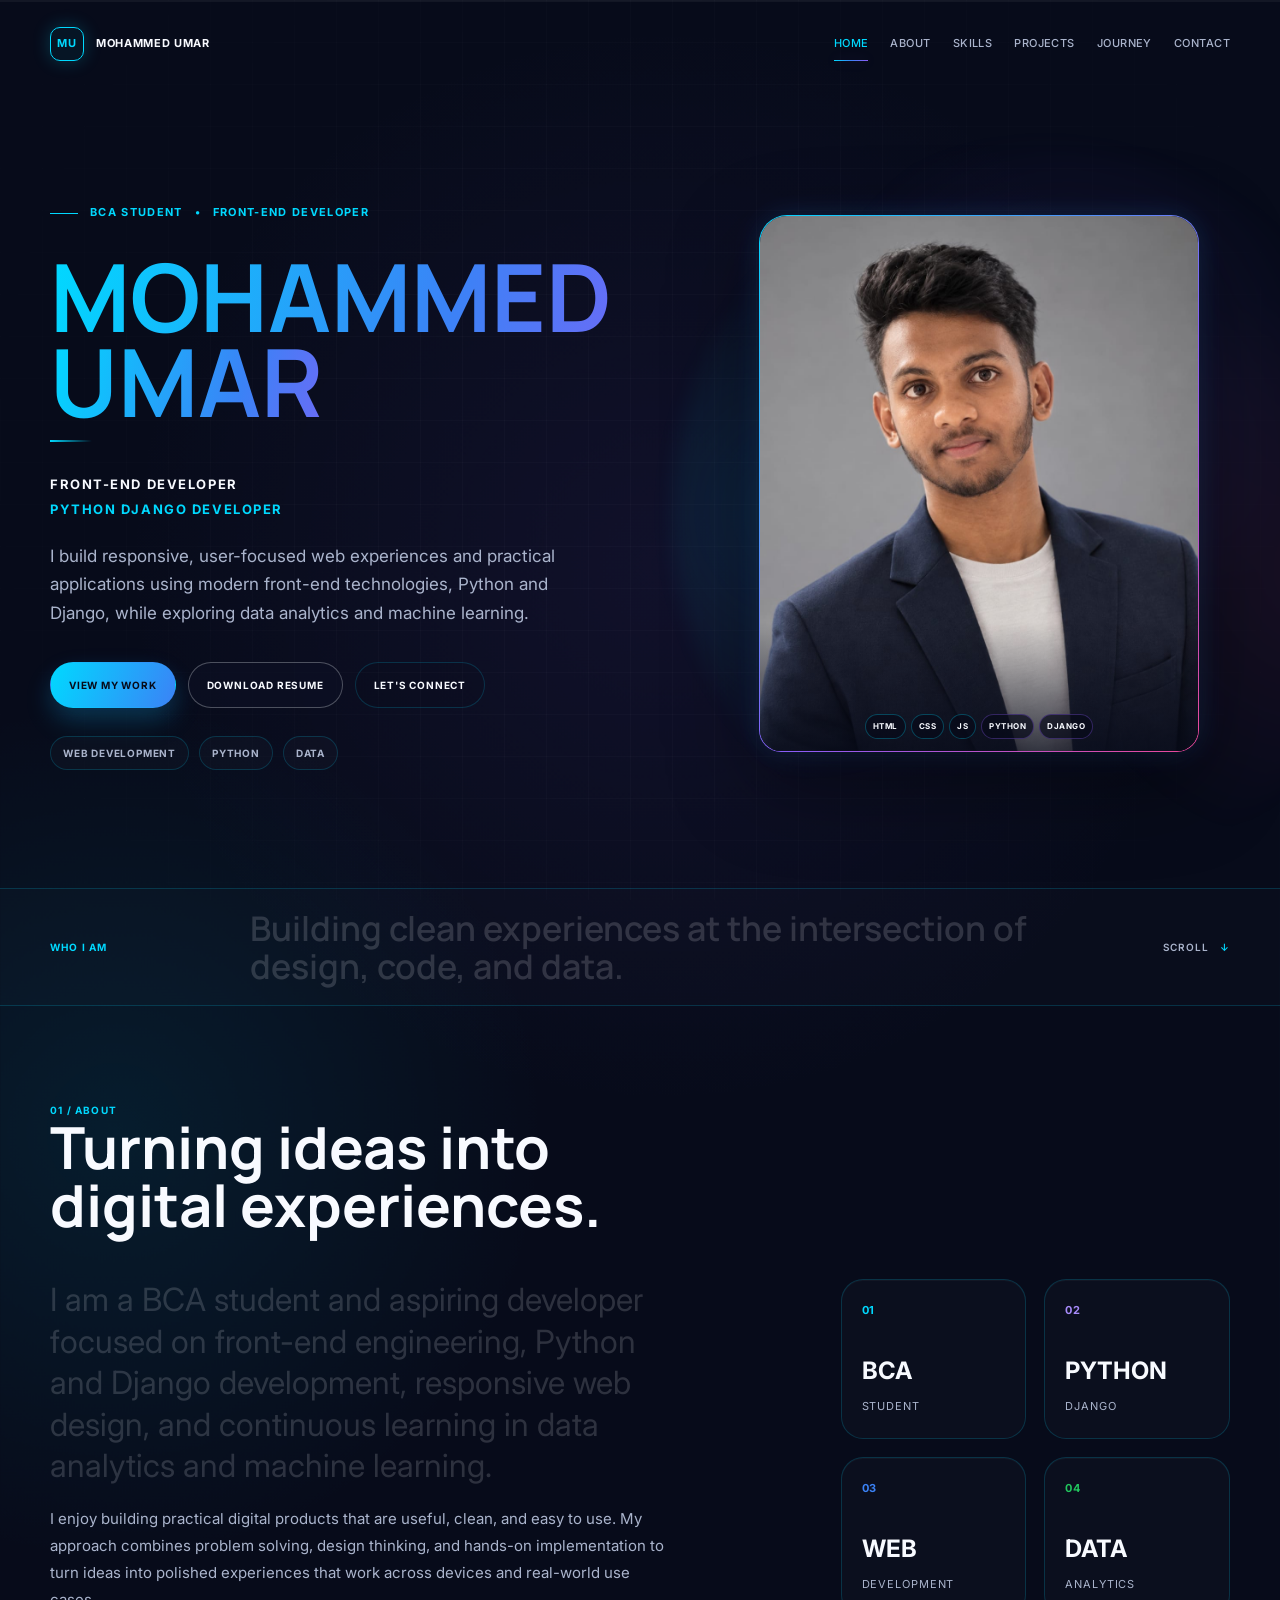
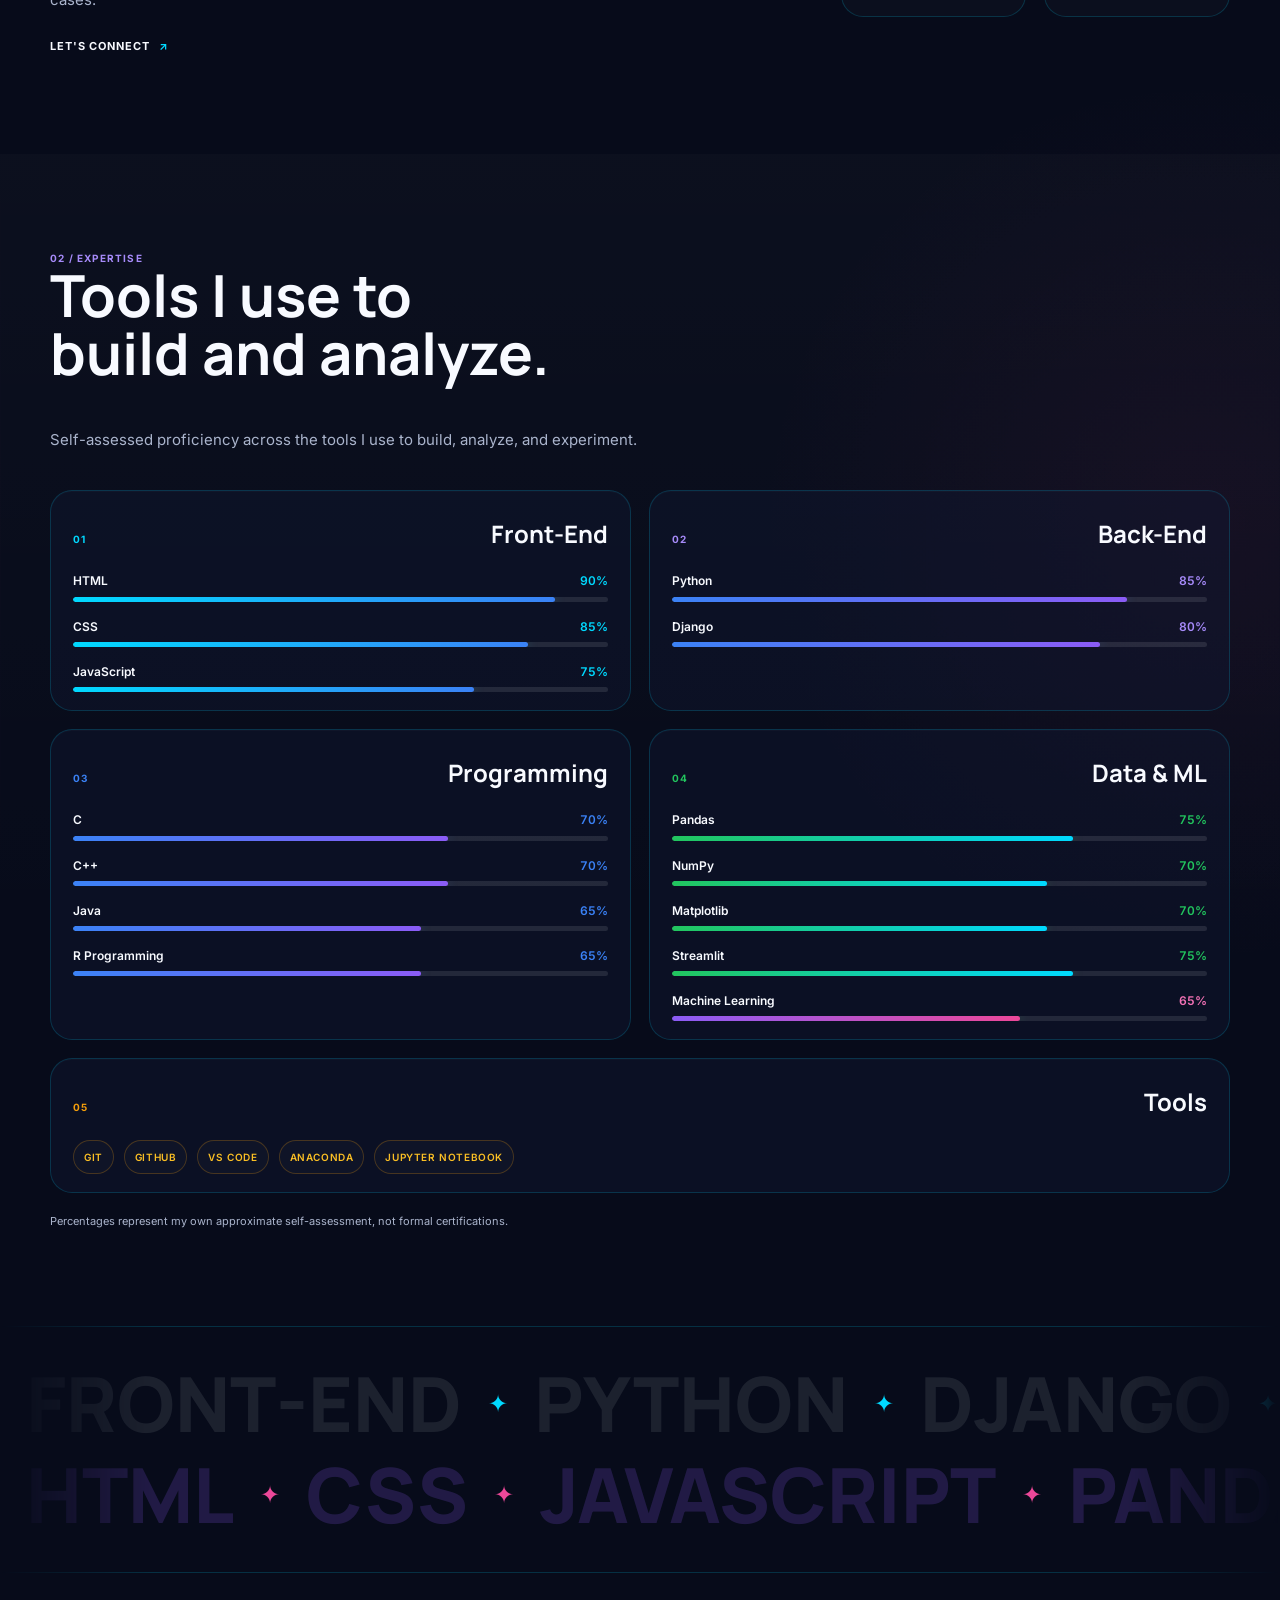
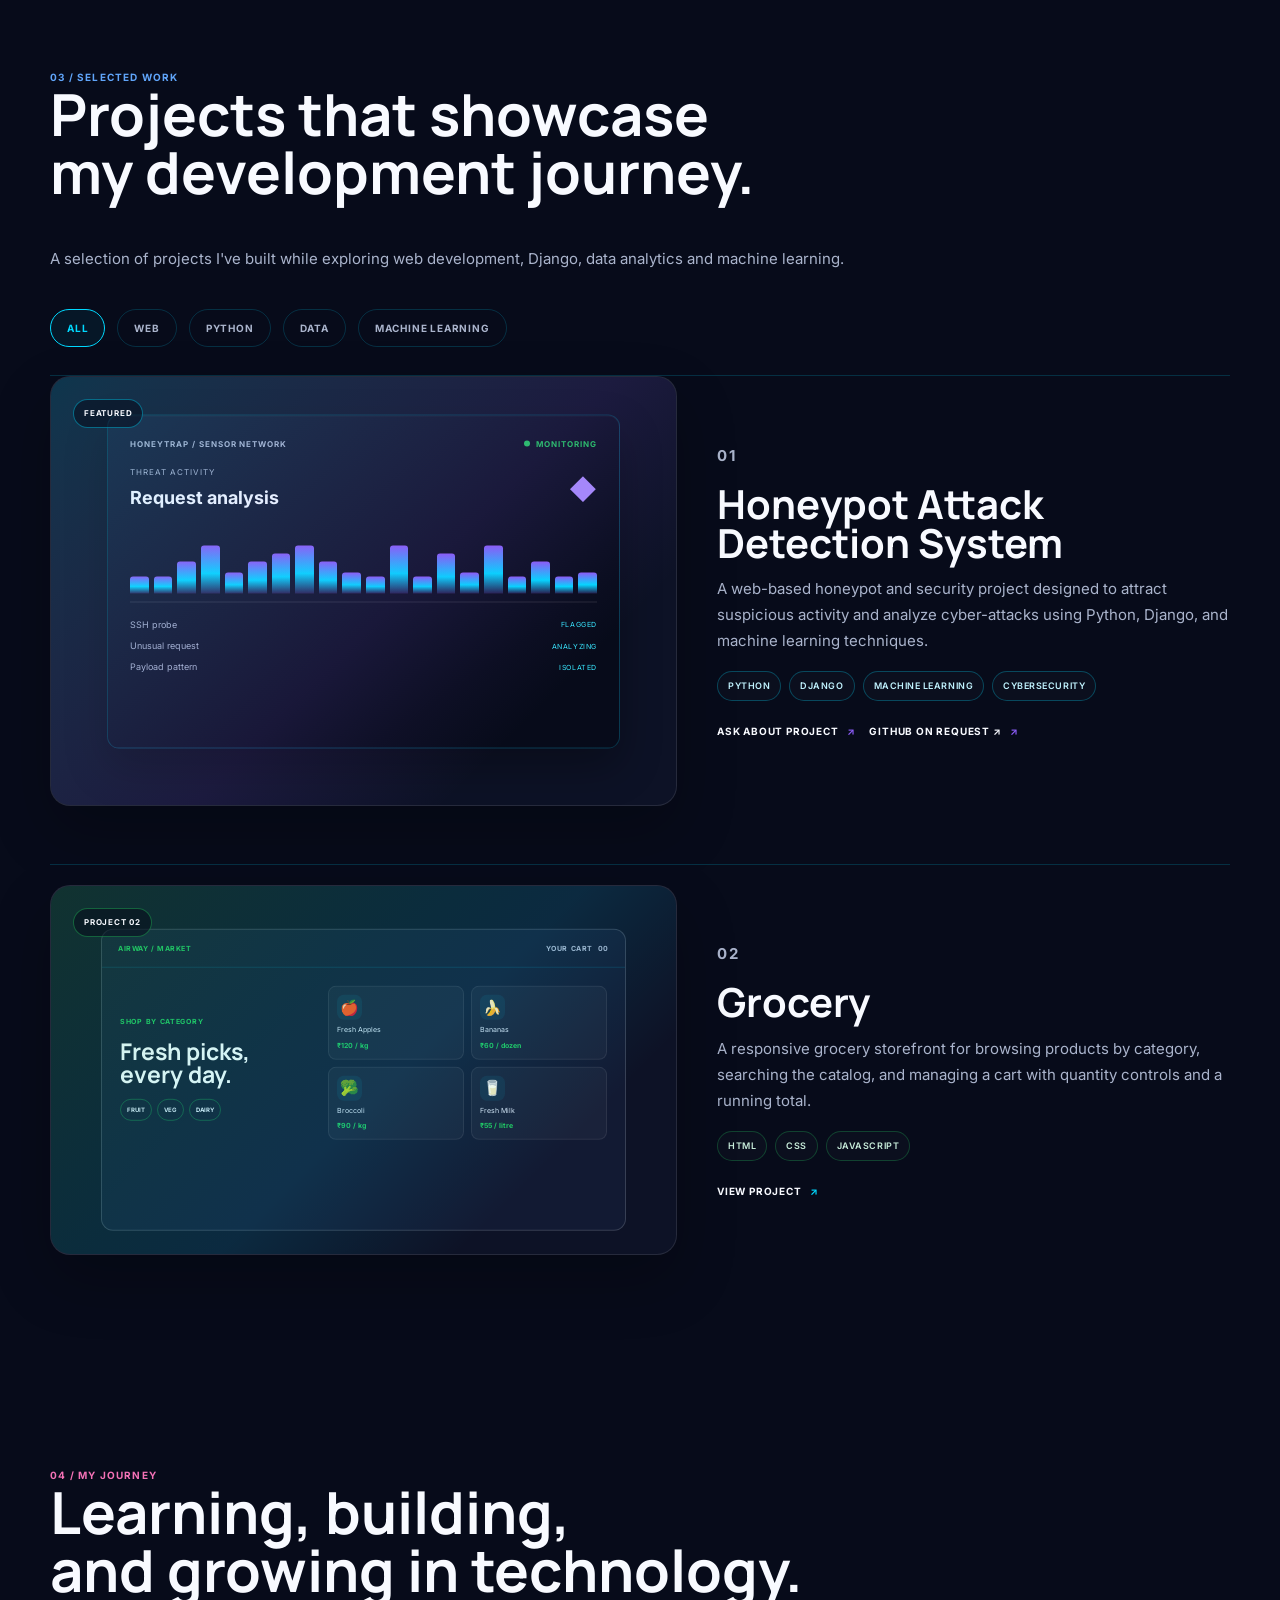
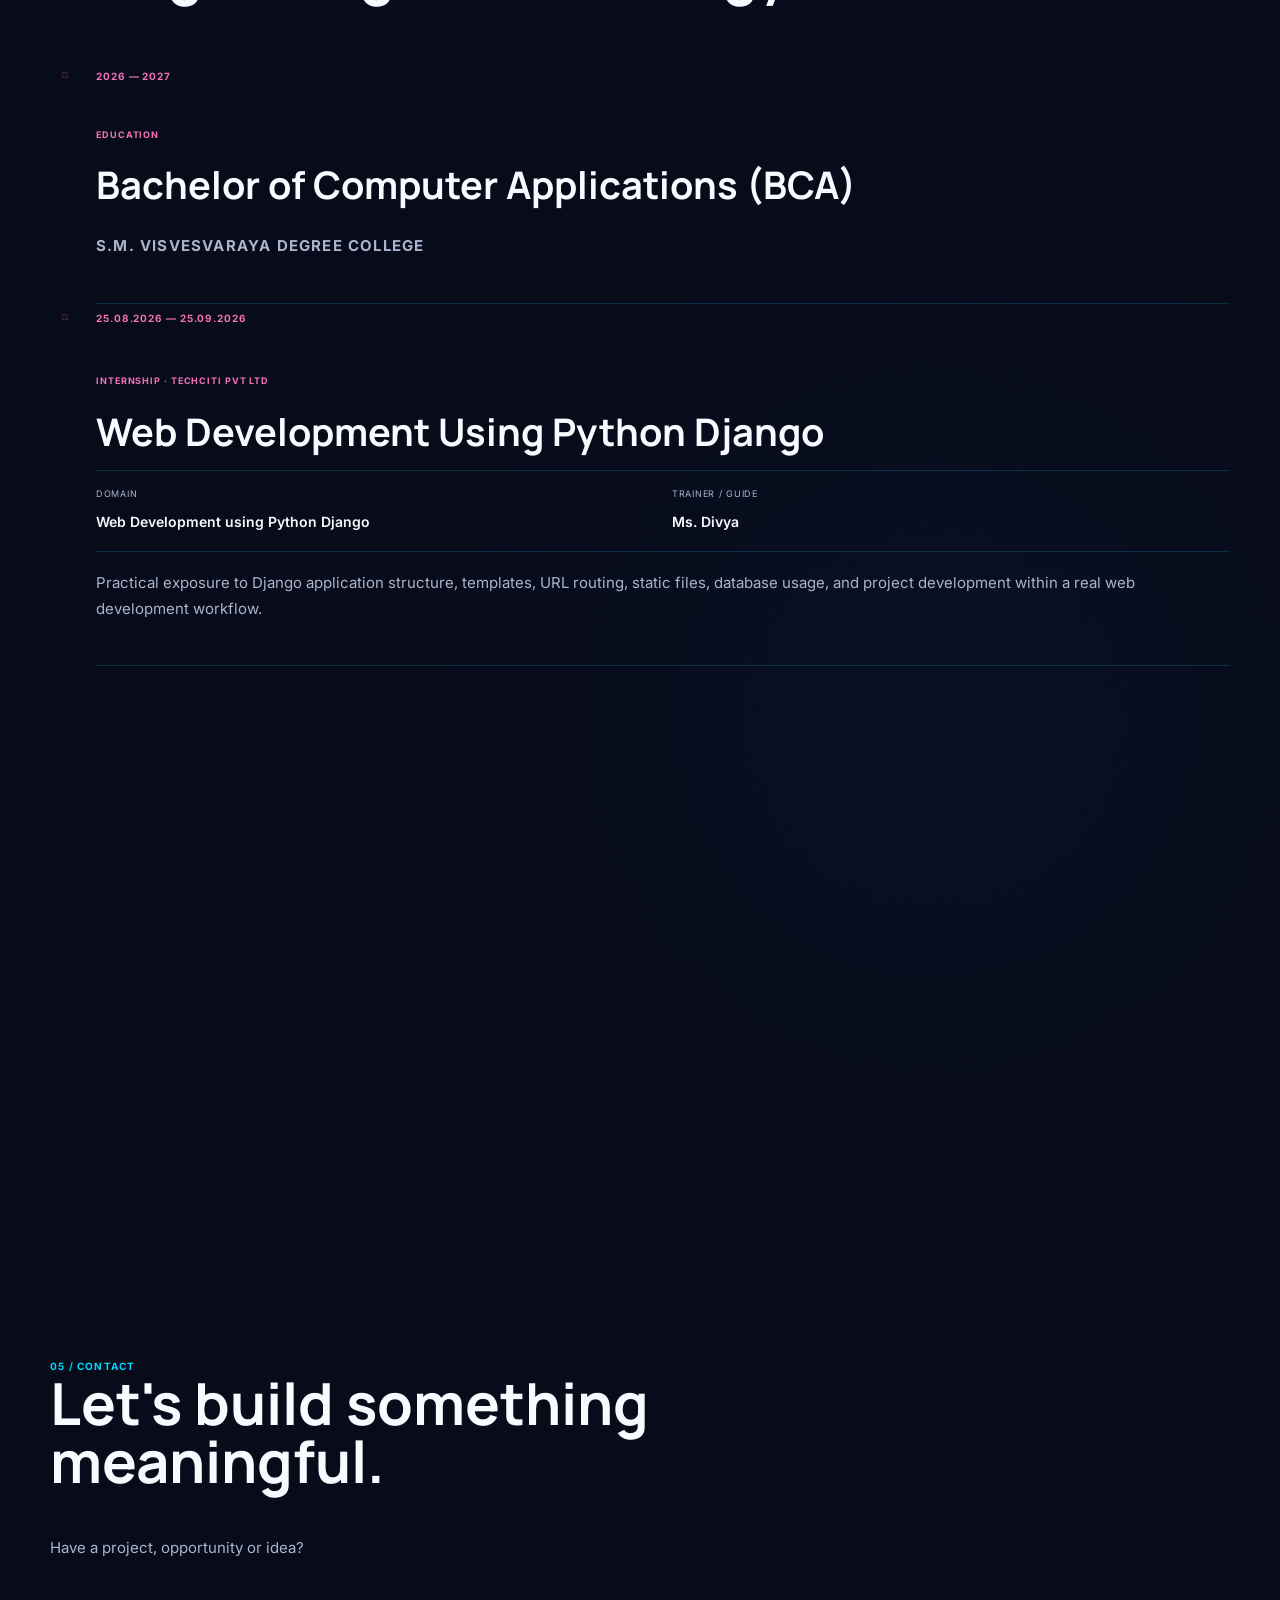
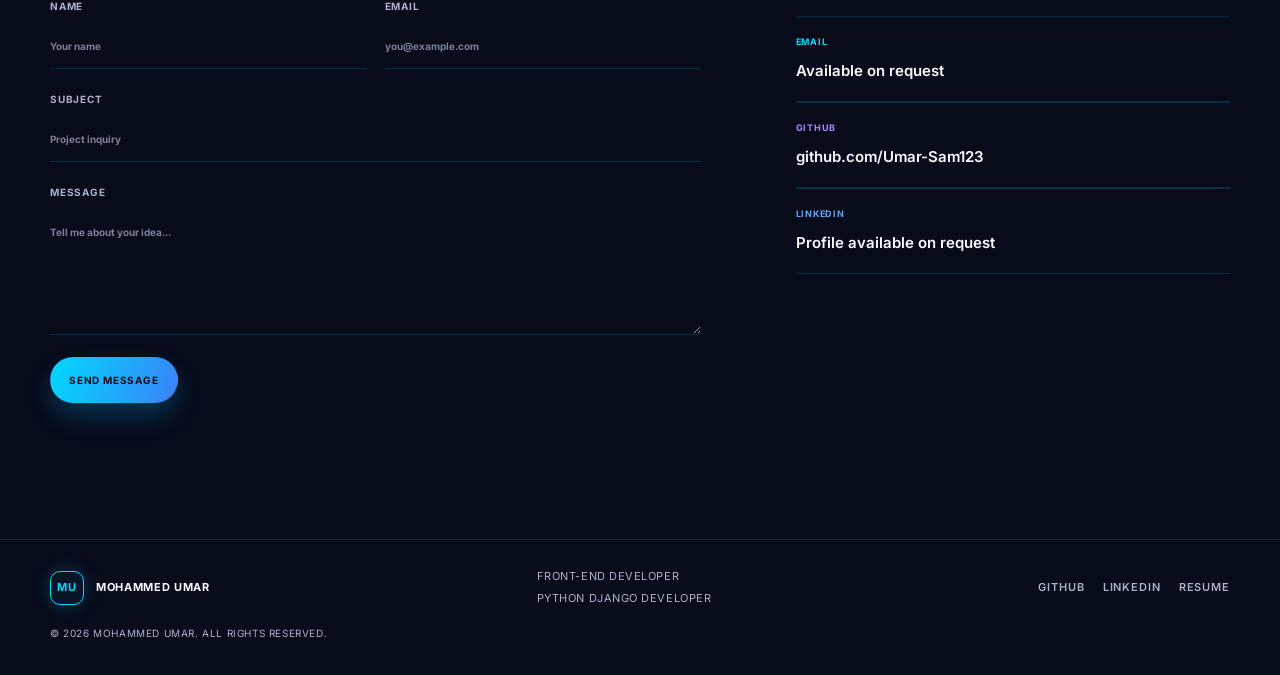
<file: index.html>
<!DOCTYPE html>
<html lang="en">
  <head>
    <meta charset="UTF-8" />
    <meta name="viewport" content="width=device-width, initial-scale=1.0" />
    <meta
      name="description"
      content="Mohammed Umar is a BCA student and Front-End Developer focused on Python Django, responsive web design, data analytics, and machine learning."
    />
    <meta name="author" content="Mohammed Umar" />
    <meta property="og:title" content="Mohammed Umar | Front-End & Python Django Developer" />
    <meta
      property="og:description"
      content="Portfolio of Mohammed Umar featuring web development, Django applications, data analytics, and machine learning projects."
    />
    <meta property="og:type" content="website" />
    <meta property="og:image" content="assets/og-preview.svg" />
    <title>Mohammed Umar | Front-End & Python Django Developer</title>
    <link rel="icon" type="image/svg+xml" href="assets/favicon.svg" />
    <link rel="preconnect" href="https://fonts.googleapis.com" />
    <link rel="preconnect" href="https://fonts.gstatic.com" crossorigin />
    <link
      href="https://fonts.googleapis.com/css2?family=Inter:wght@400;500;600;700;800&family=Manrope:wght@600;700;800&display=swap"
      rel="stylesheet"
    />
    <link rel="stylesheet" href="styles.css" />
    <script src="script.js" defer></script>
  </head>
  <body>
    <div class="scroll-progress" aria-hidden="true"><span></span></div>

    <header class="site-header">
      <div class="container nav-shell">
        <a class="brand" href="#home" aria-label="Mohammed Umar home">
          <span class="brand-mark">MU</span>
          <span class="brand-name">MOHAMMED UMAR</span>
        </a>

        <button
          class="menu-toggle"
          type="button"
          aria-expanded="false"
          aria-controls="site-nav"
          aria-label="Toggle navigation menu"
        >
          <span></span>
          <span></span>
          <span></span>
        </button>

        <nav class="site-nav" id="site-nav" aria-label="Primary navigation">
          <a class="nav-link is-active" href="#home">Home</a>
          <a class="nav-link" href="#about">About</a>
          <a class="nav-link" href="#skills">Skills</a>
          <a class="nav-link" href="#projects">Projects</a>
          <a class="nav-link" href="#journey">Journey</a>
          <a class="nav-link" href="#contact">Contact</a>
        </nav>
      </div>
    </header>

    <main>
      <section class="hero container" id="home" aria-labelledby="hero-title">
        <div class="hero-copy reveal">
          <p class="eyebrow hero-seq" style="--seq: 0"><span class="eyebrow-line"></span> BCA Student <span aria-hidden="true">•</span> Front-End Developer</p>
          <h1 id="hero-title" aria-label="Mohammed Umar">
            <span class="hero-name-line" aria-hidden="true">MOHAMMED</span>
            <span class="hero-name-line" aria-hidden="true">UMAR</span>
          </h1>

          <p class="hero-role hero-seq" style="--seq: 1">
            FRONT-END DEVELOPER<br />
            <span>PYTHON DJANGO DEVELOPER</span>
          </p>

          <p class="hero-lede hero-seq" style="--seq: 2">
            I build responsive, user-focused web experiences and practical applications using modern
            front-end technologies, Python and Django, while exploring data analytics and machine learning.
          </p>

          <div class="hero-actions hero-seq" style="--seq: 3">
            <a class="button button-primary" href="#projects">View My Work</a>
            <a class="button button-secondary" href="assets/Mohammed-Umar-Resume.pdf" target="_blank" rel="noopener">Download Resume</a>
            <a class="button button-ghost" href="#contact">Let's Connect</a>
          </div>

          <div class="hero-badges hero-seq" style="--seq: 4" aria-label="Core focus areas">
            <span>WEB DEVELOPMENT</span>
            <span>PYTHON</span>
            <span>DATA</span>
          </div>
        </div>

        <div class="hero-visual reveal reveal-delay" aria-label="Profile image">
          <div class="hero-glow"></div>
          <div class="photo-card">
            <div class="portrait-frame">
              <img src="assets/Umar.jpg" alt="Mohammed Umar portrait" />
              <div class="photo-stack" aria-label="Technologies: HTML, CSS, JavaScript, Python, Django">
                <span>HTML</span>
                <span>CSS</span>
                <span>JS</span>
                <span>PYTHON</span>
                <span>DJANGO</span>
              </div>
            </div>
          </div>
        </div>
      </section>

      <section class="intro-band" aria-label="Summary highlights">
        <div class="container intro-grid">
          <p class="section-kicker">WHO I AM</p>
          <p class="intro-statement">Building clean experiences at the intersection of design, code, and data.</p>
          <div class="scroll-cue">Scroll <span>↓</span></div>
        </div>
      </section>

      <section class="about section container" id="about" aria-labelledby="about-title">
        <div class="section-heading reveal">
          <p class="section-kicker">01 / ABOUT</p>
          <h2 id="about-title">Turning ideas into<br />digital experiences.</h2>
        </div>

        <div class="about-grid">
          <div class="about-copy reveal">
            <p class="lead">
              I am a BCA student and aspiring developer focused on front-end engineering, Python and
              Django development, responsive web design, and continuous learning in data analytics and machine learning.
            </p>
            <p>
              I enjoy building practical digital products that are useful, clean, and easy to use. My
              approach combines problem solving, design thinking, and hands-on implementation to turn ideas into polished experiences that work across devices and real-world use cases.
            </p>
            <a class="inline-link" href="#contact">Let's connect <span>↗</span></a>
          </div>

          <div class="about-pills reveal reveal-delay" aria-label="Core focus areas">
            <article class="pill">
              <span>01</span>
              <strong>BCA</strong>
              <small>Student</small>
            </article>
            <article class="pill">
              <span>02</span>
              <strong>PYTHON</strong>
              <small>Django</small>
            </article>
            <article class="pill">
              <span>03</span>
              <strong>WEB</strong>
              <small>Development</small>
            </article>
            <article class="pill">
              <span>04</span>
              <strong>DATA</strong>
              <small>Analytics</small>
            </article>
          </div>
        </div>
      </section>

      <section class="skills section" id="skills" aria-labelledby="skills-title">
        <div class="container">
          <div class="section-heading reveal">
            <p class="section-kicker">02 / EXPERTISE</p>
            <h2 id="skills-title">Tools I use to<br />build and analyze.</h2>
          </div>

          <p class="skills-subtitle reveal">Self-assessed proficiency across the tools I use to build, analyze, and experiment.</p>

          <div class="skills-grid">
            <article class="skill-card reveal">
              <div class="skill-head">
                <span>01</span>
                <h3>Front-End</h3>
              </div>
              <ul class="skill-list">
                <li class="skill-item"><div class="skill-label"><span>HTML</span><span class="skill-value">90%</span></div><div class="skill-track"><span class="skill-fill" style="--skill-level: 90%" data-value="90" role="progressbar" aria-label="HTML self-assessment" aria-valuemin="0" aria-valuemax="100" aria-valuenow="90"></span></div></li>
                <li class="skill-item"><div class="skill-label"><span>CSS</span><span class="skill-value">85%</span></div><div class="skill-track"><span class="skill-fill" style="--skill-level: 85%" data-value="85" role="progressbar" aria-label="CSS self-assessment" aria-valuemin="0" aria-valuemax="100" aria-valuenow="85"></span></div></li>
                <li class="skill-item"><div class="skill-label"><span>JavaScript</span><span class="skill-value">75%</span></div><div class="skill-track"><span class="skill-fill" style="--skill-level: 75%" data-value="75" role="progressbar" aria-label="JavaScript self-assessment" aria-valuemin="0" aria-valuemax="100" aria-valuenow="75"></span></div></li>
              </ul>
            </article>

            <article class="skill-card reveal reveal-delay">
              <div class="skill-head">
                <span>02</span>
                <h3>Back-End</h3>
              </div>
              <ul class="skill-list">
                <li class="skill-item"><div class="skill-label"><span>Python</span><span class="skill-value">85%</span></div><div class="skill-track"><span class="skill-fill" style="--skill-level: 85%" data-value="85" role="progressbar" aria-label="Python self-assessment" aria-valuemin="0" aria-valuemax="100" aria-valuenow="85"></span></div></li>
                <li class="skill-item"><div class="skill-label"><span>Django</span><span class="skill-value">80%</span></div><div class="skill-track"><span class="skill-fill" style="--skill-level: 80%" data-value="80" role="progressbar" aria-label="Django self-assessment" aria-valuemin="0" aria-valuemax="100" aria-valuenow="80"></span></div></li>
              </ul>
            </article>

            <article class="skill-card reveal">
              <div class="skill-head">
                <span>03</span>
                <h3>Programming</h3>
              </div>
              <ul class="skill-list">
                <li class="skill-item"><div class="skill-label"><span>C</span><span class="skill-value">70%</span></div><div class="skill-track"><span class="skill-fill" style="--skill-level: 70%" data-value="70" role="progressbar" aria-label="C self-assessment" aria-valuemin="0" aria-valuemax="100" aria-valuenow="70"></span></div></li>
                <li class="skill-item"><div class="skill-label"><span>C++</span><span class="skill-value">70%</span></div><div class="skill-track"><span class="skill-fill" style="--skill-level: 70%" data-value="70" role="progressbar" aria-label="C plus plus self-assessment" aria-valuemin="0" aria-valuemax="100" aria-valuenow="70"></span></div></li>
                <li class="skill-item"><div class="skill-label"><span>Java</span><span class="skill-value">65%</span></div><div class="skill-track"><span class="skill-fill" style="--skill-level: 65%" data-value="65" role="progressbar" aria-label="Java self-assessment" aria-valuemin="0" aria-valuemax="100" aria-valuenow="65"></span></div></li>
                <li class="skill-item"><div class="skill-label"><span>R Programming</span><span class="skill-value">65%</span></div><div class="skill-track"><span class="skill-fill" style="--skill-level: 65%" data-value="65" role="progressbar" aria-label="R Programming self-assessment" aria-valuemin="0" aria-valuemax="100" aria-valuenow="65"></span></div></li>
              </ul>
            </article>

            <article class="skill-card reveal reveal-delay">
              <div class="skill-head">
                <span>04</span>
                <h3>Data &amp; ML</h3>
              </div>
              <ul class="skill-list">
                <li class="skill-item"><div class="skill-label"><span>Pandas</span><span class="skill-value">75%</span></div><div class="skill-track"><span class="skill-fill" style="--skill-level: 75%" data-value="75" role="progressbar" aria-label="Pandas self-assessment" aria-valuemin="0" aria-valuemax="100" aria-valuenow="75"></span></div></li>
                <li class="skill-item"><div class="skill-label"><span>NumPy</span><span class="skill-value">70%</span></div><div class="skill-track"><span class="skill-fill" style="--skill-level: 70%" data-value="70" role="progressbar" aria-label="NumPy self-assessment" aria-valuemin="0" aria-valuemax="100" aria-valuenow="70"></span></div></li>
                <li class="skill-item"><div class="skill-label"><span>Matplotlib</span><span class="skill-value">70%</span></div><div class="skill-track"><span class="skill-fill" style="--skill-level: 70%" data-value="70" role="progressbar" aria-label="Matplotlib self-assessment" aria-valuemin="0" aria-valuemax="100" aria-valuenow="70"></span></div></li>
                <li class="skill-item"><div class="skill-label"><span>Streamlit</span><span class="skill-value">75%</span></div><div class="skill-track"><span class="skill-fill" style="--skill-level: 75%" data-value="75" role="progressbar" aria-label="Streamlit self-assessment" aria-valuemin="0" aria-valuemax="100" aria-valuenow="75"></span></div></li>
                <li class="skill-item"><div class="skill-label"><span>Machine Learning</span><span class="skill-value">65%</span></div><div class="skill-track"><span class="skill-fill" style="--skill-level: 65%" data-value="65" role="progressbar" aria-label="Machine Learning self-assessment" aria-valuemin="0" aria-valuemax="100" aria-valuenow="65"></span></div></li>
              </ul>
            </article>

            <article class="skill-card skill-card-wide reveal">
              <div class="skill-head">
                <span>05</span>
                <h3>Tools</h3>
              </div>
              <ul class="tool-list">
                <li>Git</li>
                <li>GitHub</li>
                <li>VS Code</li>
                <li>Anaconda</li>
                <li>Jupyter Notebook</li>
              </ul>
            </article>
          </div>
          <p class="skills-note">Percentages represent my own approximate self-assessment, not formal certifications.</p>
        </div>
      </section>

      <div class="marquee" aria-hidden="true">
        <div class="marquee-row">
          <span>Front-End</span><i>&#10022;</i>
          <span>Python</span><i>&#10022;</i>
          <span>Django</span><i>&#10022;</i>
          <span>Data Analytics</span><i>&#10022;</i>
          <span>Machine Learning</span><i>&#10022;</i>
          <span>Responsive Design</span><i>&#10022;</i>
        </div>
        <div class="marquee-row marquee-row-alt">
          <span>HTML</span><i>&#10022;</i>
          <span>CSS</span><i>&#10022;</i>
          <span>JavaScript</span><i>&#10022;</i>
          <span>Pandas</span><i>&#10022;</i>
          <span>NumPy</span><i>&#10022;</i>
          <span>Streamlit</span><i>&#10022;</i>
          <span>Git</span><i>&#10022;</i>
        </div>
      </div>

      <section class="projects section container" id="projects" aria-labelledby="projects-title">
        <div class="section-heading reveal">
          <p class="section-kicker">03 / SELECTED WORK</p>
          <h2 id="projects-title">Projects that showcase<br />my development journey.</h2>
        </div>

        <p class="projects-subtitle reveal">A selection of projects I've built while exploring web development, Django, data analytics and machine learning.</p>

        <div class="project-filters reveal" aria-label="Project filters">
          <button class="filter-button is-active" type="button" data-filter="all" aria-pressed="true">All</button>
          <button class="filter-button" type="button" data-filter="web" aria-pressed="false">Web</button>
          <button class="filter-button" type="button" data-filter="python" aria-pressed="false">Python</button>
          <button class="filter-button" type="button" data-filter="data" aria-pressed="false">Data</button>
          <button class="filter-button" type="button" data-filter="machine-learning" aria-pressed="false">Machine Learning</button>
        </div>

        <div class="project-list">
          <article class="project-card featured reveal" data-category="python machine-learning web">
            <div class="project-visual visual-honeypot" aria-label="Honeypot Attack Detection System visual mockup">
              <span class="project-tag">FEATURED</span>
              <div class="security-preview" role="img" aria-label="Illustrative honeypot threat monitoring dashboard">
                <div class="security-topline"><span>HONEYTRAP / SENSOR NETWORK</span><span class="live-indicator">MONITORING</span></div>
                <div class="security-title"><div><small>THREAT ACTIVITY</small><strong>Request analysis</strong></div><span class="shield-mark" aria-hidden="true">&#9670;</span></div>
                <div class="security-chart" aria-hidden="true"><i></i><i></i><i></i><i></i><i></i><i></i><i></i><i></i><i></i><i></i><i></i><i></i><i></i><i></i><i></i><i></i><i></i><i></i><i></i><i></i></div>
                <div class="security-rows"><span>SSH probe <i>FLAGGED</i></span><span>Unusual request <i>ANALYZING</i></span><span>Payload pattern <i>ISOLATED</i></span></div>
              </div>
              <a class="project-overlay" href="#contact">ASK ABOUT PROJECT <span aria-hidden="true">&#8599;</span></a>
            </div>

            <div class="project-copy">
              <p class="project-number">01</p>
              <h3>Honeypot Attack Detection System</h3>
              <p>
                A web-based honeypot and security project designed to attract suspicious activity and analyze cyber-attacks using Python, Django, and machine learning techniques.
              </p>
              <div class="chip-list">
                <span>Python</span>
                <span>Django</span>
                <span>Machine Learning</span>
                <span>Cybersecurity</span>
              </div>
              <div class="project-links">
                <a href="#contact">Ask about project <span>↗</span></a>
               <a href="https://github.com/Umar-Sam123/HONEYPOT-DETECTION-" target="_blank">
    GITHUB ON REQUEST ↗
 <span>↗</span></a>
              </div>
            </div>
          </article>

          <article class="project-card reveal" data-category="web">
            <div class="project-visual visual-grocery" aria-label="Grocery storefront visual preview">
              <span class="project-tag">PROJECT 02</span>
              <div class="grocery-preview" role="img" aria-label="Illustrative grocery storefront with product categories and prices">
                <div class="grocery-preview-bar"><span class="grocery-preview-brand">AIRWAY / MARKET</span><span>YOUR CART&nbsp; 00</span></div>
                <div class="grocery-preview-body">
                  <div class="grocery-preview-copy">
                    <small>SHOP BY CATEGORY</small>
                    <strong>Fresh picks,<br />every day.</strong>
                    <div class="grocery-category-row"><span>FRUIT</span><span>VEG</span><span>DAIRY</span></div>
                  </div>
                  <div class="grocery-product-grid" aria-hidden="true">
                    <div class="grocery-mini-product"><span class="grocery-product-icon">&#127822;</span><small>Fresh Apples</small><b>₹120 / kg</b></div>
                    <div class="grocery-mini-product"><span class="grocery-product-icon">&#127820;</span><small>Bananas</small><b>₹60 / dozen</b></div>
                    <div class="grocery-mini-product"><span class="grocery-product-icon">&#129382;</span><small>Broccoli</small><b>₹90 / kg</b></div>
                    <div class="grocery-mini-product"><span class="grocery-product-icon">&#129371;</span><small>Fresh Milk</small><b>₹55 / litre</b></div>
                  </div>
                </div>
              </div>
              <a class="project-overlay" href="./GROCERY/index.html" target="_blank" rel="noopener">VIEW PROJECT <span aria-hidden="true">&#8599;</span></a>
            </div>

            <div class="project-copy">
              <p class="project-number">02</p>
              <h3>Grocery</h3>
              <p>
                A responsive grocery storefront for browsing products by category, searching the catalog, and managing a cart with quantity controls and a running total.
              </p>
              <div class="chip-list">
                <span>HTML</span>
                <span>CSS</span>
                <span>JavaScript</span>
              </div>
              <div class="project-links">
                <a href="./GROCERY/index.html" target="_blank" rel="noopener">View project <span>↗</span></a>
              </div>
            </div>
          </article>
        </div>
      </section>

      <section class="journey section" id="journey" aria-labelledby="journey-title">
        <div class="container">
          <div class="section-heading reveal">
            <p class="section-kicker">04 / MY JOURNEY</p>
            <h2 id="journey-title">Learning, building,<br />and growing in technology.</h2>
          </div>

          <div class="timeline reveal">
            <div class="timeline-line" aria-hidden="true"></div>
            <article class="timeline-item">
              <div class="timeline-date">2026 — 2027</div>
              <div class="timeline-content">
                <span class="timeline-label">Education</span>
                <h3>Bachelor of Computer Applications (BCA)</h3>
                <p class="timeline-role">S.M. Visvesvaraya Degree College</p>
              </div>
            </article>

            <article class="timeline-item">
              <div class="timeline-date">25.08.2026 — 25.09.2026</div>
              <div class="timeline-content">
                <span class="timeline-label">Internship · TechCiti Pvt Ltd</span>
                <h3>Web Development Using Python Django</h3>
                <div class="timeline-meta">
                  <div><small>Domain</small><strong>Web Development using Python Django</strong></div>
                  <div><small>Trainer / Guide</small><strong>Ms. Divya</strong></div>
                </div>
                <p>Practical exposure to Django application structure, templates, URL routing, static files, database usage, and project development within a real web development workflow.</p>
              </div>
            </article>
          </div>

          <div class="journey-focus reveal reveal-delay">
            <p class="section-kicker">Currently exploring</p>
            <div class="focus-tags">
              <span>Advanced Python</span>
              <span>Django Development</span>
              <span>Data Analytics</span>
              <span>Machine Learning</span>
              <span>Modern Front-End Development</span>
            </div>
          </div>
        </div>
      </section>

      <section class="resume-cta" aria-labelledby="resume-title">
        <div class="container resume-inner reveal">
          <div>
            <p class="section-kicker">Resume</p>
            <h2 id="resume-title">LET'S BUILD<br />SOMETHING MEANINGFUL.</h2>
            <p>Interested in working together or discussing a project?</p>
          </div>
          <div class="cta-actions">
            <a class="button button-primary" href="assets/Mohammed-Umar-Resume.pdf" target="_blank" rel="noopener">Download Resume</a>
            <a class="button button-ghost" href="#contact">Contact Me</a>
          </div>
        </div>
      </section>

      <section class="contact section container" id="contact" aria-labelledby="contact-title">
        <div class="section-heading reveal">
          <p class="section-kicker">05 / CONTACT</p>
          <h2 id="contact-title">Let's build something<br />meaningful.</h2>
        </div>

        <p class="contact-intro reveal">Have a project, opportunity or idea?</p>

        <div class="contact-grid">
          <form class="contact-form reveal" aria-label="Contact form" action="https://formspree.io/f/xyezbbar" method="POST">
            <div class="form-row">
              <label>
                Name
                <input type="text" name="name" placeholder="Your name" minlength="8" required />
              </label>
              <label>
                Email
                <input type="email" name="email" placeholder="you@example.com" required />
              </label>
            </div>

            <label>
              Subject
              <input type="text" name="subject" placeholder="Project inquiry" minlength="15" required />
            </label>

            <label>
              Message
              <textarea name="message" rows="6" placeholder="Tell me about your idea..." maxlength="200" required></textarea>
            </label>

            <button class="button button-primary" type="submit">Send Message</button>
            <p class="form-status" role="status" aria-live="polite"></p>
          </form>

          <aside class="contact-side reveal reveal-delay">
            <div class="contact-links">
              <a href="#contact">
                <span>Email</span>
                <strong>Available on request</strong>
              </a>
              <a href="https://github.com/Umar-Sam123" target="_blank" rel="noopener noreferrer">
                <span>GitHub</span>
                <strong>github.com/Umar-Sam123</strong>
              </a>
              <a href="#contact">
                <span>LinkedIn</span>
                <strong>Profile available on request</strong>
              </a>
            </div>
          </aside>
        </div>
      </section>
    </main>

    <footer class="site-footer">
      <div class="container footer-inner">
        <a class="brand" href="#home" aria-label="Mohammed Umar home">
          <span class="brand-mark">MU</span>
          <span class="brand-name">MOHAMMED UMAR</span>
        </a>

        <div class="footer-copy">
          <p>Front-End Developer</p>
          <p>Python Django Developer</p>
        </div>

        <div class="footer-links">
          <a href="https://github.com/Umar-Sam123" target="_blank" rel="noopener noreferrer">GitHub</a>
          <a href="#contact">LinkedIn</a>
          <a href="assets/Mohammed-Umar-Resume.pdf" target="_blank" rel="noopener">Resume</a>
        </div>
      </div>

      <div class="container footer-meta">
        <p>© <span id="current-year">2026</span> Mohammed Umar. All rights reserved.</p>
      </div>
    </footer>
  </body>
</html>
</file>
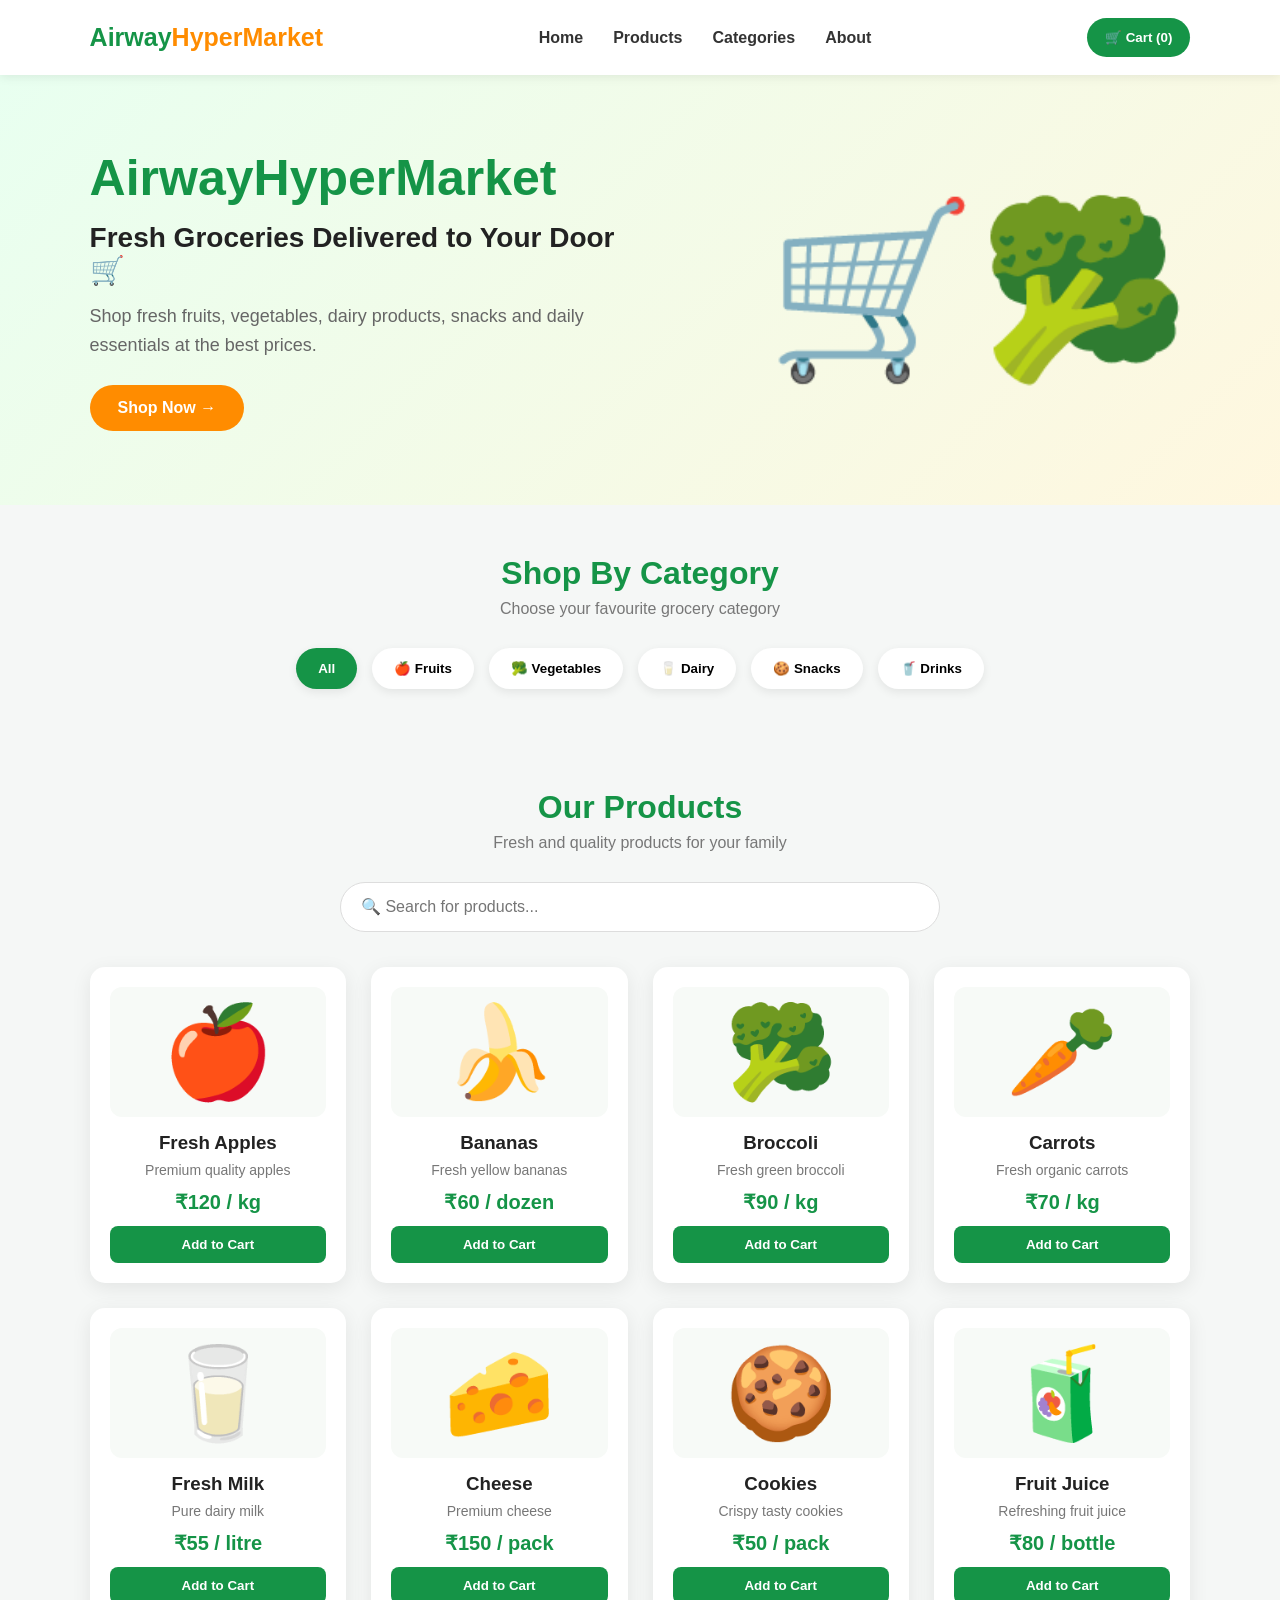
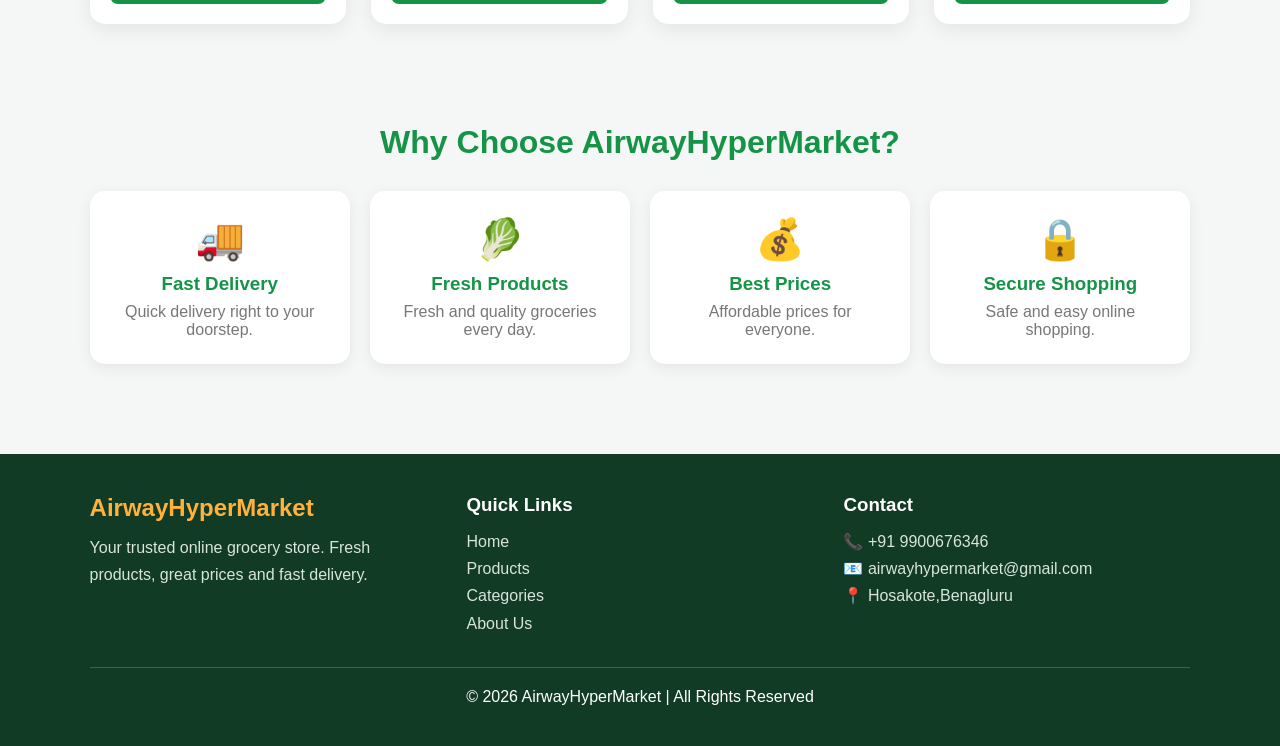
<file: GROCERY/index.html>
<!DOCTYPE html>
<html lang="en">
<head>
    <meta charset="UTF-8">
    <meta name="viewport" content="width=device-width, initial-scale=1.0">
    <title>AirwayHyperMarket</title>
    <style>
        * {
            margin: 0;
            padding: 0;
            box-sizing: border-box;
            font-family: Arial, sans-serif;
        }
        body {
            background: #f5f7f6;
            color: #222;
        }
        nav {
            background: #ffffff;
            height: 75px;
            display: flex;
            align-items: center;
            justify-content: space-between;
            padding: 0 7%;
            box-shadow: 0 2px 10px rgba(0,0,0,0.08);
            position: sticky;
            top: 0;
            z-index: 100;
        }
        .logo {
            font-size: 25px;
            font-weight: bold;
            color: #159447;
        }
        .logo span {
            color: #ff8c00;
        }
        nav ul {
            display: flex;
            list-style: none;
            gap: 30px;
        }

        nav ul li a {
            text-decoration: none;
            color: #333;
            font-weight: bold;
        }

        nav ul li a:hover {
            color: #159447;
        }
        .cart-btn {
            background: #159447;
            color: white;
            border: none;
            padding: 12px 18px;
            border-radius: 25px;
            cursor: pointer;
            font-weight: bold;
        }
        .hero {
            min-height: 430px;
            padding: 70px 7%;
            display: flex;
            align-items: center;
            justify-content: space-between;
            background: linear-gradient(135deg, #e8fff0, #fff7df);
        }
        .hero-text {
            max-width: 550px;
        }

        .hero-text h1 {
            font-size: 50px;
            color: #159447;
            margin-bottom: 15px;
        }

        .hero-text h2 {
            font-size: 28px;
            margin-bottom: 15px;
        }

        .hero-text p {
            font-size: 18px;
            color: #666;
            line-height: 1.6;
            margin-bottom: 25px;
        }

        .shop-btn {
            background: #ff8c00;
            color: white;
            border: none;
            padding: 14px 28px;
            border-radius: 30px;
            font-size: 16px;
            font-weight: bold;
            cursor: pointer;
        }

        .shop-btn:hover {
            background: #e67800;
        }

        .hero-icon {
            font-size: 170px;
        }
        .section {
            padding: 50px 7%;
        }

        .section-title {
            text-align: center;
            margin-bottom: 30px;
        }

        .section-title h2 {
            font-size: 32px;
            color: #159447;
        }

        .section-title p {
            color: #777;
            margin-top: 8px;
        }

        .categories {
            display: flex;
            justify-content: center;
            flex-wrap: wrap;
            gap: 15px;
        }

        .category {
            padding: 13px 22px;
            border: none;
            border-radius: 25px;
            background: white;
            cursor: pointer;
            font-weight: bold;
            box-shadow: 0 3px 10px rgba(0,0,0,0.08);
        }

        .category:hover,
        .category.active {
            background: #159447;
            color: white;
        }

        /* SEARCH */
        .search-box {
            max-width: 600px;
            margin: 0 auto 35px;
            display: flex;
        }

        .search-box input {
            width: 100%;
            padding: 15px 20px;
            border: 1px solid #ddd;
            border-radius: 30px;
            outline: none;
            font-size: 16px;
        }

        /* PRODUCTS */
        .products {
            display: grid;
            grid-template-columns: repeat(auto-fit, minmax(220px, 1fr));
            gap: 25px;
        }

        .product {
            background: white;
            border-radius: 15px;
            padding: 20px;
            text-align: center;
            box-shadow: 0 5px 20px rgba(0,0,0,0.08);
            transition: 0.3s;
        }

        .product:hover {
            transform: translateY(-7px);
        }

        .product-img {
            height: 130px;
            display: flex;
            justify-content: center;
            align-items: center;
            font-size: 90px;
            background: #f7faf7;
            border-radius: 12px;
            margin-bottom: 15px;
        }

        .product h3 {
            margin: 8px 0;
        }

        .product p {
            color: #777;
            font-size: 14px;
        }

        .price {
            color: #159447;
            font-size: 20px;
            font-weight: bold;
            margin: 12px 0;
        }

        .add-btn {
            width: 100%;
            padding: 11px;
            background: #159447;
            color: white;
            border: none;
            border-radius: 8px;
            cursor: pointer;
            font-weight: bold;
        }

        .add-btn:hover {
            background: #107536;
        }
        .features {
            display: grid;
            grid-template-columns: repeat(auto-fit, minmax(200px, 1fr));
            gap: 20px;
        }

        .feature {
            background: white;
            padding: 25px;
            text-align: center;
            border-radius: 15px;
            box-shadow: 0 4px 15px rgba(0,0,0,0.07);
        }

        .feature-icon {
            font-size: 40px;
            margin-bottom: 10px;
        }

        .feature h3 {
            color: #159447;
            margin-bottom: 8px;
        }

        .feature p {
            color: #777;
        }
        .cart {
            position: fixed;
            right: -400px;
            top: 0;
            width: 350px;
            height: 100%;
            background: white;
            z-index: 200;
            padding: 25px;
            box-shadow: -5px 0 20px rgba(0,0,0,0.2);
            transition: 0.4s;
            overflow-y: auto;
        }

        .cart.show {
            right: 0;
        }

        .cart-header {
            display: flex;
            justify-content: space-between;
            align-items: center;
            margin-bottom: 25px;
        }

        .close-cart {
            border: none;
            background: #eee;
            width: 35px;
            height: 35px;
            border-radius: 50%;
            cursor: pointer;
            font-size: 18px;
        }

        .cart-item {
            display: flex;
            justify-content: space-between;
            align-items: center;
            border-bottom: 1px solid #eee;
            padding: 15px 0;
        }

        .cart-item h4 {
            margin-bottom: 5px;
        }

        .quantity button {
            border: none;
            background: #159447;
            color: white;
            width: 25px;
            height: 25px;
            border-radius: 5px;
            cursor: pointer;
        }

        .quantity span {
            margin: 0 7px;
        }

        .cart-total {
            margin-top: 25px;
            font-size: 20px;
            font-weight: bold;
            display: flex;
            justify-content: space-between;
        }

        .checkout {
            width: 100%;
            margin-top: 20px;
            padding: 14px;
            border: none;
            border-radius: 8px;
            background: #ff8c00;
            color: white;
            font-weight: bold;
            cursor: pointer;
        }
        footer {
            background: #123b25;
            color: white;
            padding: 40px 7%;
            margin-top: 40px;
        }

        .footer-content {
            display: grid;
            grid-template-columns: repeat(auto-fit, minmax(200px, 1fr));
            gap: 30px;
        }

        footer h2 {
            color: #ffb13b;
            margin-bottom: 12px;
        }

        footer h3 {
            margin-bottom: 12px;
        }

        footer p {
            color: #d7e5dc;
            line-height: 1.7;
        }

        .copyright {
            text-align: center;
            border-top: 1px solid #41604c;
            margin-top: 30px;
            padding-top: 20px;
        }
        @media(max-width: 768px) {

            nav ul {
                display: none;
            }

            .hero {
                text-align: center;
                flex-direction: column;
            }

            .hero-text h1 {
                font-size: 38px;
            }

            .hero-icon {
                font-size: 100px;
                margin-top: 20px;
            }

            .cart {
                width: 90%;
            }
        }
    </style>
</head>
<body>
<nav>

    <div class="logo">
        Airway<span>HyperMarket</span>
    </div>
    <ul>
        <li><a href="#">Home</a></li>
        <li><a href="#products">Products</a></li>
        <li><a href="#categories">Categories</a></li>
        <li><a href="#about">About</a></li>
    </ul>
    <button class="cart-btn" onclick="openCart()">
        🛒 Cart (<span id="cartCount">0</span>)
    </button>

</nav>
<section class="hero">
    <div class="hero-text">
        <h1>AirwayHyperMarket</h1>
        <h2>Fresh Groceries Delivered to Your Door 🛒</h2>
        <p>
            Shop fresh fruits, vegetables, dairy products,
            snacks and daily essentials at the best prices.
        </p>
        <button class="shop-btn" onclick="scrollToProducts()">
            Shop Now →
        </button>
    </div>

    <div class="hero-icon">
        🛒🥦
    </div>

</section>
<section class="section" id="categories">

    <div class="section-title">
        <h2>Shop By Category</h2>
        <p>Choose your favourite grocery category</p>
    </div>
    <div class="categories">
        <button class="category active" onclick="filterProducts('All', this)">
            All
        </button>
        <button class="category" onclick="filterProducts('Fruits', this)">
            🍎 Fruits
        </button>
        <button class="category" onclick="filterProducts('Vegetables', this)">
            🥦 Vegetables
        </button>
        <button class="category" onclick="filterProducts('Dairy', this)">
            🥛 Dairy
        </button>
        <button class="category" onclick="filterProducts('Snacks', this)">
            🍪 Snacks
        </button>
        <button class="category" onclick="filterProducts('Drinks', this)">
            🥤 Drinks
        </button>
    </div>
</section>
<section class="section" id="products">
    <div class="section-title">
        <h2>Our Products</h2>
        <p>Fresh and quality products for your family</p>
    </div>
    <div class="search-box">
        <input
            type="text"
            id="search"
            placeholder="🔍 Search for products..."
            onkeyup="searchProducts()"
        >
    </div>
    <div class="products" id="productList">
        <div class="product" data-category="Fruits">
         <div class="product-img">🍎</div>

            <h3>Fresh Apples</h3>

            <p>Premium quality apples</p>

            <div class="price">₹120 / kg</div>

            <button class="add-btn"
                onclick="addToCart('Fresh Apples',120)">
                Add to Cart
            </button>

        </div>
        <div class="product" data-category="Fruits">

            <div class="product-img">🍌</div>

            <h3>Bananas</h3>

            <p>Fresh yellow bananas</p>

            <div class="price">₹60 / dozen</div>

            <button class="add-btn"
                onclick="addToCart('Bananas',60)">
                Add to Cart
            </button>

        </div>
        <div class="product" data-category="Vegetables">

            <div class="product-img">🥦</div>

            <h3>Broccoli</h3>

            <p>Fresh green broccoli</p>

            <div class="price">₹90 / kg</div>

            <button class="add-btn"
                onclick="addToCart('Broccoli',90)">
                Add to Cart
            </button>

        </div>

        <div class="product" data-category="Vegetables">

            <div class="product-img">🥕</div>

            <h3>Carrots</h3>

            <p>Fresh organic carrots</p>

            <div class="price">₹70 / kg</div>

            <button class="add-btn"
                onclick="addToCart('Carrots',70)">
                Add to Cart
            </button>

        </div>
        <div class="product" data-category="Dairy">

            <div class="product-img">🥛</div>

            <h3>Fresh Milk</h3>

            <p>Pure dairy milk</p>

            <div class="price">₹55 / litre</div>

            <button class="add-btn"
                onclick="addToCart('Fresh Milk',55)">
                Add to Cart
            </button>

        </div>

        <div class="product" data-category="Dairy">

            <div class="product-img">🧀</div>

            <h3>Cheese</h3>

            <p>Premium cheese</p>

            <div class="price">₹150 / pack</div>

            <button class="add-btn"
                onclick="addToCart('Cheese',150)">
                Add to Cart
            </button>

        </div>
        <div class="product" data-category="Snacks">

            <div class="product-img">🍪</div>

            <h3>Cookies</h3>

            <p>Crispy tasty cookies</p>

            <div class="price">₹50 / pack</div>

            <button class="add-btn"
                onclick="addToCart('Cookies',50)">
                Add to Cart
            </button>

        </div>
        <div class="product" data-category="Drinks">

            <div class="product-img">🧃</div>

            <h3>Fruit Juice</h3>

            <p>Refreshing fruit juice</p>

            <div class="price">₹80 / bottle</div>

            <button class="add-btn"
                onclick="addToCart('Fruit Juice',80)">
                Add to Cart
        </button>
        </div>
    </div>
</section>

<section class="section" id="about">

    <div class="section-title">
        <h2>Why Choose AirwayHyperMarket?</h2>
    </div>

    <div class="features">

        <div class="feature">
            <div class="feature-icon">🚚</div>
            <h3>Fast Delivery</h3>
            <p>Quick delivery right to your doorstep.</p>
        </div>

        <div class="feature">
            <div class="feature-icon">🥬</div>
            <h3>Fresh Products</h3>
            <p>Fresh and quality groceries every day.</p>
        </div>

        <div class="feature">
            <div class="feature-icon">💰</div>
            <h3>Best Prices</h3>
            <p>Affordable prices for everyone.</p>
        </div>

        <div class="feature">
            <div class="feature-icon">🔒</div>
            <h3>Secure Shopping</h3>
            <p>Safe and easy online shopping.</p>
        </div>

    </div>

</section>
<div class="cart" id="cart">

    <div class="cart-header">

        <h2>🛒 Your Cart</h2>

        <button class="close-cart" onclick="closeCart()">
            ✕
        </button>

    </div>

    <div id="cartItems">

        <p>Your cart is empty.</p>

    </div>

    <div class="cart-total">

        <span>Total:</span>

        <span>₹<span id="total">0</span></span>

    </div>

    <button class="checkout" onclick="checkout()">
        Proceed to Checkout
    </button>

</div>
<footer>

    <div class="footer-content">

        <div>
            <h2>AirwayHyperMarket</h2>

            <p>
                Your trusted online grocery store.
                Fresh products, great prices and
                fast delivery.
            </p>
        </div>

        <div>
            <h3>Quick Links</h3>

            <p>Home</p>
            <p>Products</p>
            <p>Categories</p>
            <p>About Us</p>
        </div>

        <div>
            <h3>Contact</h3>

            <p>📞 +91 9900676346</p>
            <p>📧 airwayhypermarket@gmail.com</p>
            <p>📍 Hosakote,Benagluru</p>
        </div>
    </div>

    <div class="copyright">

        © 2026 AirwayHyperMarket | All Rights Reserved
    </div>
</footer>
<script>
    let cart = [];
    function addToCart(name, price) {

        let item = cart.find(product => product.name === name);

        if (item) {

            item.quantity++;

        }
         else {

            cart.push({
                name: name,
                price: price,
                quantity: 1
            });

        }

        updateCart();

        alert(name + " added to cart!");

    }

    function updateCart() {

        let cartItems = document.getElementById("cartItems");

        let total = 0;

        let count = 0;

        cartItems.innerHTML = "";

        if (cart.length === 0) {

            cartItems.innerHTML =
                "<p>Your cart is empty.</p>";

        }

        cart.forEach((item, index) => {

            total += item.price * item.quantity;

            count += item.quantity;

            cartItems.innerHTML += `

                <div class="cart-item">

                    <div>
                        <h4>${item.name}</h4>
                        <p>₹${item.price}</p>
                    </div>

                    <div class="quantity">

                        <button onclick="decrease(${index})">
                            -
                        </button>

                        <span>${item.quantity}</span>

                        <button onclick="increase(${index})">
                            +
                        </button>

                    </div>

                </div>

            `;

        });

        document.getElementById("total").innerText = total;

        document.getElementById("cartCount").innerText = count;

    }

    function increase(index) {

        cart[index].quantity++;

        updateCart();

    }

    function decrease(index) {

        cart[index].quantity--;

        if (cart[index].quantity === 0) {

            cart.splice(index, 1);

        }

        updateCart();

    }

    function openCart() {

        document.getElementById("cart")
            .classList.add("show");

    }

    function closeCart() {

        document.getElementById("cart")
            .classList.remove("show");

    }


    function searchProducts() {

        let search =
            document.getElementById("search")
            .value
            .toLowerCase();

        let products =
            document.querySelectorAll(".product");

        products.forEach(product => {

            let name =
                product.querySelector("h3")
                .innerText
                .toLowerCase();

            if (name.includes(search)) {

                product.style.display = "block";

            } else {

                product.style.display = "none";

            }

        });

    }

    function filterProducts(category, button) {

        let products =
            document.querySelectorAll(".product");

        let buttons =
            document.querySelectorAll(".category");

        buttons.forEach(btn => {

            btn.classList.remove("active");

        });

        button.classList.add("active");

        products.forEach(product => {

            if (
                category === "All" ||
                product.dataset.category === category
            ) {

                product.style.display = "block";

            } else {

                product.style.display = "none";

            }

        });

    }
    function scrollToProducts() {

        document.getElementById("products")
            .scrollIntoView({
                behavior: "smooth"
            });

    }

    function checkout() {

        if (cart.length === 0) {

            alert("Your cart is empty!");

        } else {

            alert(
                "Thank you for shopping at AirwayHyperMarket! 🛒"
            );

        }

    }

</script>
</body>
</html>
</file>
<file: styles.css>
:root {
  --bg: #070B1A;
  --bg-soft: #0D1226;
  --panel: #121A33;
  --panel-strong: #0D1226;
  --ink: #F8FAFF;
  --ink-soft: #AAB4CC;
  --line: rgba(0, 217, 255, 0.18);
  --primary: #00D9FF;
  --primary-hover: #38E8FF;
  --primary-strong: #8B5CF6;
  --cyan: #00D9FF;
  --purple: #8B5CF6;
  --purple-soft: #A78BFA;
  --pink: #EC4899;
  --blue: #3B82F6;
  --green: #22C55E;
  --orange: #F59E0B;
  --glow: rgba(0, 217, 255, 0.20);
  --shadow: rgba(0, 0, 0, 0.42);
  --radius: 22px;
  --container: min(1180px, calc(100% - 72px));
}

* { box-sizing: border-box; }
html {
  scroll-behavior: smooth;
  background: var(--bg);
}

body {
  margin: 0;
  background:
    radial-gradient(circle at 9% 16%, rgba(0, 217, 255, 0.085), transparent 27rem),
    radial-gradient(circle at 52% 8%, rgba(139, 92, 246, 0.075), transparent 34rem),
    radial-gradient(circle at 94% 30%, rgba(236, 72, 153, 0.055), transparent 28rem),
    radial-gradient(circle at 73% 78%, rgba(59, 130, 246, 0.045), transparent 32rem),
    var(--bg);
  color: var(--ink);
  font-family: 'Inter', sans-serif;
  line-height: 1.6;
}

body::before {
  content: "";
  position: fixed;
  inset: 0;
  background-image:
    linear-gradient(rgba(255,255,255,0.02) 1px, transparent 1px),
    linear-gradient(90deg, rgba(255,255,255,0.02) 1px, transparent 1px);
  background-size: 42px 42px;
  pointer-events: none;
  mask-image: radial-gradient(circle at center, black 40%, transparent 100%);
}

img { max-width: 100%; display: block; }
a { color: inherit; text-decoration: none; }
button, input, textarea { font: inherit; }
button { cursor: pointer; }
:focus-visible { outline: 2px solid var(--primary); outline-offset: 4px; }

.container { width: var(--container); margin: 0 auto; }
main { overflow: clip; }

h1, h2, h3, blockquote { font-family: 'Manrope', sans-serif; letter-spacing: 0; }
p { margin-top: 0; }

.site-header {
  position: sticky;
  top: 0;
  z-index: 1000;
  width: 100%;
  transition: background 220ms ease, border-color 220ms ease, backdrop-filter 220ms ease;
}

.site-header.is-scrolled {
  border-bottom: 1px solid var(--line);
  background: rgba(7, 11, 26, 0.76);
  backdrop-filter: blur(18px);
}

.nav-shell {
  display: flex;
  align-items: center;
  justify-content: space-between;
  gap: 24px;
  min-height: 88px;
  padding: 10px 0;
}

.brand {
  display: inline-flex;
  align-items: center;
  gap: 12px;
  letter-spacing: 0.06em;
  text-transform: uppercase;
  font-size: 11px;
  font-weight: 700;
}

.brand-mark {
  display: grid;
  place-items: center;
  width: 34px;
  height: 34px;
  border-radius: 10px;
  border: 1px solid var(--primary);
  color: var(--primary);
  background: rgba(0, 217, 255, 0.05);
  box-shadow: 0 0 18px rgba(0, 217, 255, 0.22);
}

.site-nav {
  display: flex;
  align-items: center;
  gap: 22px;
  padding: 0;
  margin: 0;
}

.nav-link {
  position: relative;
  font-size: 11px;
  font-weight: 500;
  color: var(--ink-soft);
  letter-spacing: 0.04em;
  text-transform: uppercase;
  transition: color 220ms ease;
}

.nav-link::after {
  content: "";
  position: absolute;
  left: 0;
  bottom: -8px;
  width: 0;
  height: 1px;
  background: linear-gradient(90deg, var(--cyan), var(--blue), var(--purple));
  box-shadow: 0 0 12px rgba(139, 92, 246, 0.28);
  transition: width 220ms ease;
}

.nav-link:hover,
.nav-link.is-active { color: var(--cyan); }

.nav-link:hover { color: var(--ink); text-shadow: 0 0 14px rgba(139, 92, 246, 0.34); }

.nav-link:hover::after,
.nav-link.is-active::after { width: 100%; }

.button {
  display: inline-flex;
  align-items: center;
  justify-content: center;
  min-height: 46px;
  padding: 0 18px;
  border-radius: 999px;
  border: 1px solid var(--line);
  font-size: 10px;
  font-weight: 700;
  letter-spacing: 0.08em;
  text-transform: uppercase;
  translate: var(--magnet, 0px 0px);
  transition: transform 220ms ease, translate 300ms cubic-bezier(0.2, 0.7, 0.2, 1), border-color 220ms ease, background 220ms ease, box-shadow 220ms ease, color 220ms ease;
}

.button:hover { transform: translateY(-2px); }

.menu-toggle {
  display: none;
  width: 44px;
  height: 44px;
  border: 1px solid var(--line);
  border-radius: 12px;
  background: rgba(0,0,0,0.08);
}

.menu-toggle span {
  display: block;
  width: 20px;
  height: 2px;
  background: var(--ink);
  margin: 5px auto;
  transition: transform 220ms ease, opacity 220ms ease;
}

.hero {
  display: grid;
  grid-template-columns: minmax(0, 1.08fr) minmax(300px, 0.92fr);
  align-items: center;
  gap: clamp(46px, 7vw, 120px);
  min-height: calc(100vh - 100px);
  padding-top: 70px;
  padding-bottom: 80px;
  position: relative;
}

.hero::before {
  content: "";
  position: absolute;
  top: 7%;
  right: -15%;
  width: 46rem;
  height: 46rem;
  border-radius: 50%;
  background:
    radial-gradient(circle at 18% 50%, rgba(0, 217, 255, 0.11), transparent 38%),
    radial-gradient(circle at 54% 32%, rgba(139, 92, 246, 0.12), transparent 42%),
    radial-gradient(circle at 88% 58%, rgba(236, 72, 153, 0.08), transparent 36%);
  filter: blur(10px);
  animation: ambient-drift 24s ease-in-out infinite alternate;
  pointer-events: none;
}

.hero-copy { position: relative; z-index: 2; }

.eyebrow {
  display: inline-flex;
  align-items: center;
  gap: 12px;
  margin: 0 0 32px;
  color: var(--primary);
  font-size: 11px;
  font-weight: 700;
  letter-spacing: 0.12em;
  text-transform: uppercase;
}

.eyebrow-line {
  display: inline-block;
  width: 28px;
  height: 1px;
  background: var(--primary);
}

.hero h1 {
  position: relative;
  width: fit-content;
  margin: 0 0 30px;
  font-size: 94px;
  line-height: 0.9;
  letter-spacing: 0;
}

.hero h1::after {
  content: "";
  display: block;
  width: 42px;
  height: 2px;
  margin-top: 17px;
  background: linear-gradient(90deg, var(--cyan), transparent);
  transform: scaleX(0.6);
  transform-origin: left;
  transition: transform 700ms cubic-bezier(0.19, 1, 0.22, 1) calc(var(--letter-count, 12) * 50ms + 300ms);
}

.has-js .hero-copy:not(.is-visible) h1::after { transform: scaleX(0); }
.hero-copy.is-visible h1::after { transform: scaleX(1); }

.hero-name-line {
  display: block;
  width: fit-content;
  white-space: nowrap;
}

.hero-name-line:not(.is-split) {
  background: linear-gradient(105deg, var(--cyan), var(--blue), var(--purple));
  background-size: 180% 100%;
  -webkit-background-clip: text;
  background-clip: text;
  color: transparent;
  animation: title-gradient 14s ease-in-out infinite alternate;
}

.hero-name-line.is-split { animation: hero-shimmer 9s ease-in-out infinite alternate; }

.hero-char {
  display: inline-block;
  overflow: hidden;
  vertical-align: top;
  padding: 0.1em 0 0.12em;
  margin: -0.1em 0 -0.12em;
}

.hero-letter {
  display: inline-block;
  background: linear-gradient(105deg, var(--cyan), var(--blue) 40%, var(--purple) 70%, var(--pink));
  background-size: calc(var(--line-w, 6em) * 1.8) 100%;
  background-position: calc(var(--x, 0px) * -1 - var(--line-w, 6em) * 0.8 * var(--hero-shift, 0)) 0;
  -webkit-background-clip: text;
  background-clip: text;
  color: transparent;
  transform-origin: left bottom;
}

.hero-role {
  margin-bottom: 20px;
  color: var(--ink);
  font-size: 13px;
  font-weight: 700;
  letter-spacing: 0.12em;
  text-transform: uppercase;
  line-height: 1.9;
}

.hero-role span { color: var(--primary); }

.hero-lede {
  max-width: 540px;
  margin-bottom: 34px;
  color: var(--ink-soft);
  font-size: 17px;
  line-height: 1.7;
}

.hero-actions {
  display: flex;
  align-items: center;
  flex-wrap: wrap;
  gap: 12px;
  margin-bottom: 28px;
}

.button-primary {
  background: linear-gradient(112deg, var(--cyan), var(--blue));
  border-color: transparent;
  color: #070B1A;
  box-shadow: 0 14px 28px rgba(0, 217, 255, 0.15), 0 8px 24px rgba(59, 130, 246, 0.12);
}

.button-primary:hover {
  background: linear-gradient(112deg, var(--primary-hover), var(--blue));
  color: #070B1A;
  border-color: transparent;
  box-shadow: 0 0 0 1px rgba(0, 217, 255, 0.5), 0 16px 32px rgba(59, 130, 246, 0.2);
}

.button-secondary {
  background: rgba(13, 18, 38, 0.55);
  border-color: rgba(248, 250, 255, 0.28);
  color: var(--ink);
}

.button-secondary:hover {
  border-color: var(--purple);
  color: var(--ink);
  box-shadow: 0 0 22px rgba(139, 92, 246, 0.2);
}

.button-ghost {
  background: rgba(0,0,0,0.04);
  color: var(--ink);
}

.button-ghost:hover {
  border-color: var(--purple);
  color: var(--purple-soft);
  box-shadow: 0 0 20px rgba(139, 92, 246, 0.18);
}

.hero-badges {
  display: flex;
  flex-wrap: wrap;
  gap: 10px;
}

.hero-badges span {
  display: inline-flex;
  align-items: center;
  justify-content: center;
  padding: 8px 12px;
  border: 1px solid var(--line);
  border-radius: 999px;
  background: rgba(255,255,255,0.02);
  color: var(--ink-soft);
  font-size: 10px;
  font-weight: 700;
  letter-spacing: 0.08em;
  text-transform: uppercase;
}

.hero-visual {
  position: relative;
  display: flex;
  justify-content: center;
  align-items: center;
}

.hero-glow {
  position: absolute;
  inset: 8% 10% 14% 10%;
  border-radius: 26px;
  background:
    radial-gradient(circle at 28% 48%, rgba(0, 217, 255, 0.18), transparent 46%),
    radial-gradient(circle at 70% 55%, rgba(139, 92, 246, 0.17), transparent 48%),
    radial-gradient(circle at 82% 20%, rgba(236, 72, 153, 0.09), transparent 40%);
  filter: blur(14px);
  animation: photo-glow 9s ease-in-out infinite alternate;
}

.photo-card {
  position: relative;
  width: min(100%, 440px);
  transform: translateY(var(--scroll-offset, 0px)) perspective(1000px) rotateX(var(--tilt-x, 0deg)) rotateY(var(--tilt-y, 0deg));
  transition: transform 500ms cubic-bezier(0.2, 0.7, 0.2, 1);
}

.portrait-frame {
  position: relative;
  overflow: hidden;
  width: 100%;
  aspect-ratio: 0.82;
  border: 1px solid transparent;
  border-radius: 28px 28px 22px 22px;
  background: linear-gradient(#0D1226, #0D1226) padding-box, linear-gradient(135deg, var(--cyan), var(--purple) 58%, var(--pink)) border-box;
  box-shadow: 0 30px 90px rgba(0, 0, 0, 0.42), 0 0 28px rgba(0, 217, 255, 0.1), 0 0 36px rgba(139, 92, 246, 0.1);
}

.portrait-frame::after {
  content: "";
  position: absolute;
  inset: auto 0 0;
  height: 24%;
  background: linear-gradient(transparent, rgba(7, 11, 26, 0.78));
  pointer-events: none;
}

.portrait-frame img {
  width: 100%;
  height: 100%;
  object-fit: cover;
  object-position: center 18%;
  filter: none;
}

.photo-stack {
  position: absolute;
  z-index: 2;
  right: 12px;
  bottom: 12px;
  left: 12px;
  display: flex;
  flex-wrap: wrap;
  justify-content: center;
  gap: 5px;
  animation: label-drift 6s ease-in-out infinite;
}

.photo-stack span {
  padding: 5px 7px;
  border: 1px solid rgba(248, 250, 255, 0.16);
  border-radius: 999px;
  background: rgba(7, 11, 26, 0.72);
  color: var(--ink);
  font-size: 8px;
  font-weight: 700;
  letter-spacing: 0.06em;
}

.photo-stack span:nth-child(1),
.photo-stack span:nth-child(2),
.photo-stack span:nth-child(3) { border-color: rgba(0, 217, 255, 0.28); }

.photo-stack span:nth-child(4),
.photo-stack span:nth-child(5) { border-color: rgba(139, 92, 246, 0.32); }

.intro-band {
  position: relative;
  border-top: 1px solid var(--line);
  border-bottom: 1px solid var(--line);
  background: rgba(255,255,255,0.01);
}

.intro-grid {
  display: grid;
  grid-template-columns: 160px minmax(0, 1fr) 120px;
  gap: 40px;
  align-items: center;
  min-height: 116px;
}

.section-kicker {
  margin: 0;
  color: var(--primary);
  font-size: 10px;
  font-weight: 700;
  letter-spacing: 0.12em;
  text-transform: uppercase;
}

.about .section-kicker,
.contact .section-kicker { color: var(--cyan); }

.skills .section-kicker,
.resume-cta .section-kicker { color: var(--purple-soft); }

.projects .section-kicker { color: #60A5FA; }
.journey .section-kicker { color: #F472B6; }
.journey-focus .section-kicker { color: var(--orange); }

.intro-statement {
  margin: 0;
  font-family: 'Manrope', sans-serif;
  font-size: 34px;
  font-weight: 600;
  letter-spacing: 0;
  line-height: 1.12;
}

.scroll-cue {
  justify-self: end;
  color: var(--ink-soft);
  font-size: 10px;
  font-weight: 600;
  letter-spacing: 0.08em;
  text-transform: uppercase;
}

.scroll-cue span {
  margin-left: 8px;
  color: var(--primary);
}

.section {
  padding-top: 96px;
  padding-bottom: 96px;
}

.section-heading { margin-bottom: 45px; }

.section-heading h2 {
  margin: 0;
  max-width: 900px;
  font-size: 58px;
  line-height: 1;
  letter-spacing: 0;
}

.about-grid {
  display: grid;
  grid-template-columns: minmax(0, 1.25fr) minmax(260px, 0.75fr);
  gap: 12%;
  align-items: start;
}

.about-copy { max-width: 620px; }

.lead {
  margin-bottom: 18px;
  color: var(--ink);
  font-size: 32px;
  line-height: 1.3;
  letter-spacing: 0;
}

.about-copy p:last-of-type {
  color: var(--ink-soft);
  font-size: 15px;
  line-height: 1.8;
}

.inline-link {
  display: inline-flex;
  align-items: center;
  gap: 10px;
  margin-top: 10px;
  color: var(--ink);
  font-size: 11px;
  font-weight: 700;
  letter-spacing: 0.08em;
  text-transform: uppercase;
}

.inline-link span { color: var(--primary); }

.about-pills {
  display: grid;
  grid-template-columns: repeat(2, minmax(140px, 1fr));
  gap: 18px;
}

.pill {
  display: flex;
  flex-direction: column;
  gap: 8px;
  min-height: 160px;
  padding: 22px 20px;
  border: 1px solid var(--line);
  border-radius: var(--radius);
  background-color: rgba(255,255,255,0.02);
  background-image: radial-gradient(260px circle at var(--mx, -400px) var(--my, -400px), rgba(0, 217, 255, 0.1), transparent 70%);
  box-shadow: inset 0 1px 0 rgba(255,255,255,0.03);
  transition: transform 220ms ease, border-color 220ms ease, box-shadow 220ms ease;
}

.pill:hover {
  transform: translateY(-6px);
  border-color: rgba(0, 217, 255, 0.5);
  box-shadow: 0 20px 36px rgba(0,0,0,0.18);
}

.pill span {
  color: var(--primary);
  font-size: 11px;
  font-weight: 700;
  letter-spacing: 0.08em;
  text-transform: uppercase;
}

.pill strong {
  margin-top: auto;
  font-size: 24px;
  letter-spacing: 0;
}

.pill small {
  color: var(--ink-soft);
  font-size: 11px;
  letter-spacing: 0.08em;
  text-transform: uppercase;
}

.pill:nth-child(1) span { color: var(--cyan); }
.pill:nth-child(2) span { color: var(--purple-soft); }
.pill:nth-child(3) span { color: var(--blue); }
.pill:nth-child(4) span { color: var(--green); }

.skills {
  background: linear-gradient(180deg, rgba(255,255,255,0.018), transparent 70%);
}

.skills-subtitle,
.projects-subtitle,
.contact-intro {
  margin: 0 0 38px;
  color: var(--ink-soft);
  font-size: 15px;
  line-height: 1.7;
}

.skills-grid {
  display: grid;
  grid-template-columns: repeat(2, minmax(0, 1fr));
  gap: 18px;
}

.skill-card {
  padding: 24px 22px 18px;
  border: 1px solid var(--line);
  border-radius: var(--radius);
  background-color: rgba(18, 26, 51, 0.42);
  background-image: radial-gradient(380px circle at var(--mx, -500px) var(--my, -500px), color-mix(in srgb, var(--skill-start, var(--cyan)) 11%, transparent), transparent 70%);
  box-shadow: inset 0 1px 0 rgba(255,255,255,0.02);
  transition: transform 220ms ease, border-color 220ms ease, box-shadow 220ms ease, background 220ms ease;
}

.skill-card:hover {
  transform: translateY(-6px);
  border-color: color-mix(in srgb, var(--skill-start) 56%, transparent);
  box-shadow: 0 22px 42px rgba(0,0,0,0.18), 0 0 24px color-mix(in srgb, var(--skill-start) 15%, transparent);
  background-color: rgba(18, 26, 51, 0.8);
}

.skill-card-wide { grid-column: 1 / -1; }

.skill-card:nth-child(1) { --skill-start: var(--cyan); --skill-end: var(--blue); }
.skill-card:nth-child(2) { --skill-start: var(--blue); --skill-end: var(--purple); }
.skill-card:nth-child(3) { --skill-start: var(--blue); --skill-end: var(--purple); }
.skill-card:nth-child(4) { --skill-start: var(--green); --skill-end: var(--cyan); }
.skill-card:nth-child(5) { --skill-start: var(--orange); --skill-end: var(--pink); }

.skill-card:nth-child(1) .skill-head span,
.skill-card:nth-child(1) .skill-value { color: var(--cyan); }
.skill-card:nth-child(2) .skill-head span,
.skill-card:nth-child(2) .skill-value { color: var(--purple-soft); }
.skill-card:nth-child(3) .skill-head span,
.skill-card:nth-child(3) .skill-value { color: var(--blue); }
.skill-card:nth-child(4) .skill-head span,
.skill-card:nth-child(4) .skill-value { color: var(--green); }
.skill-card:nth-child(5) .skill-head span { color: var(--orange); }

.skill-head {
  display: flex;
  align-items: baseline;
  justify-content: space-between;
  gap: 12px;
  margin-bottom: 18px;
}

.skill-head span {
  color: var(--primary);
  font-size: 10px;
  font-weight: 700;
  letter-spacing: 0.08em;
  text-transform: uppercase;
}

.skill-head h3 {
  margin: 0;
  font-size: 24px;
  letter-spacing: 0;
}

.skill-card ul {
  display: flex;
  flex-wrap: wrap;
  gap: 10px;
  padding: 0;
  margin: 0;
  list-style: none;
}

.skill-card .skill-list {
  display: grid;
  gap: 15px;
}

.skill-card .skill-item {
  display: grid;
  gap: 6px;
  padding: 0;
  border: 0;
  background: none;
  color: var(--ink);
  list-style: none;
  text-transform: none;
}

.skill-label {
  display: flex;
  align-items: center;
  justify-content: space-between;
  gap: 12px;
  font-size: 12px;
  font-weight: 600;
}

.skill-value {
  min-width: 34px;
  color: var(--primary);
  font-variant-numeric: tabular-nums;
  text-align: right;
}

.skill-track {
  height: 5px;
  overflow: hidden;
  border-radius: 999px;
  background: rgba(248, 250, 255, 0.1);
}

.skill-fill {
  display: block;
  width: var(--skill-level);
  height: 100%;
  border-radius: inherit;
  background: linear-gradient(90deg, var(--skill-start, var(--cyan)), var(--skill-end, var(--blue)));
  box-shadow: 0 0 12px color-mix(in srgb, var(--skill-start, var(--cyan)) 25%, transparent);
  transition: width 1.25s cubic-bezier(0.2, 0.75, 0.25, 1);
}

.has-js .skill-fill { width: 0; }

.skill-card:nth-child(4) .skill-item:last-child .skill-fill { background: linear-gradient(90deg, var(--purple), var(--pink)); }
.skill-card:nth-child(4) .skill-item:last-child .skill-value { color: #F472B6; }

.tool-list li {
  display: inline-flex;
  align-items: center;
  padding: 8px 10px;
  border: 1px solid rgba(245, 158, 11, 0.24);
  border-radius: 999px;
  background: rgba(255,255,255,0.02);
  color: #FBBF24;
  font-size: 10px;
  font-weight: 600;
  letter-spacing: 0.06em;
  text-transform: uppercase;
}

.skills-note {
  margin: 20px 0 0;
  color: var(--ink-soft);
  font-size: 11px;
}

.project-filters {
  display: flex;
  flex-wrap: wrap;
  gap: 12px;
  margin: 0 0 28px;
}

.filter-button {
  min-height: 38px;
  padding: 0 16px;
  border: 1px solid var(--line);
  border-radius: 999px;
  background: transparent;
  color: var(--ink-soft);
  font-size: 10px;
  font-weight: 700;
  letter-spacing: 0.08em;
  text-transform: uppercase;
  transition: border-color 220ms ease, color 220ms ease, background 220ms ease, transform 220ms ease;
}

.filter-button.is-active,
.filter-button:hover {
  border-color: var(--primary);
  color: var(--primary);
  background: rgba(0, 217, 255, 0.06);
}

.project-list {
  display: grid;
  gap: 38px;
}

.project-card {
  display: grid;
  grid-template-columns: minmax(0, 1.1fr) minmax(0, 0.9fr);
  align-items: center;
  gap: 40px;
  padding: 20px 0;
  border-top: 1px solid var(--line);
  opacity: 1;
  transform: translateY(0);
  transition: opacity 280ms ease, transform 280ms ease, filter 280ms ease, border-color 280ms ease;
}

.project-card.is-hidden { display: none; }
.project-card:hover { transform: translateY(-4px); }
.project-card.featured { padding-top: 0; }
.project-card.featured .project-visual { min-height: 430px; }

.project-card:nth-child(1) { --project-start: var(--cyan); --project-end: var(--purple); }
.project-card[data-category="web"] { --project-start: var(--green); --project-end: var(--cyan); }
.project-card:nth-child(4) { --project-start: var(--purple); --project-end: var(--pink); }

.project-card:nth-child(even) .project-visual { order: 2; }
.project-card[data-category="web"] .project-visual { order: 0; }

.project-visual {
  position: relative;
  width: 100%;
  min-height: 370px;
  border-radius: 20px;
  border: 1px solid rgba(248, 250, 255, 0.1);
  overflow: hidden;
  background: linear-gradient(135deg, rgba(18,26,51,0.7), rgba(13,18,38,0.9));
  box-shadow: 0 25px 60px rgba(0,0,0,0.24);
}

.project-card:hover .project-visual {
  border-color: color-mix(in srgb, var(--project-start) 62%, transparent);
  box-shadow: 0 28px 64px rgba(0,0,0,0.3), 0 0 30px color-mix(in srgb, var(--project-start) 18%, transparent);
}

.project-visual::after {
  content: "";
  position: absolute;
  inset: 0;
  background: linear-gradient(135deg, color-mix(in srgb, var(--project-start) 18%, transparent), color-mix(in srgb, var(--project-end) 12%, transparent) 54%, transparent 78%);
  pointer-events: none;
}

.project-visual > img {
  position: absolute;
  inset: -30px 0;
  width: 100%;
  height: calc(100% + 60px);
  translate: 0 var(--parallax, 0px);
  object-fit: cover;
  transition: transform 500ms ease;
}

.project-card:hover .project-visual > img { transform: scale(1.025); }
.project-card.reveal .project-visual > img { transform: scale(1.04); }
.project-card.reveal.is-visible .project-visual > img { transform: scale(1); }
.project-card.reveal.is-visible:hover .project-visual > img { transform: scale(1.025); }

.project-visual::before {
  content: "";
  position: absolute;
  z-index: 2;
  inset: 0;
  background: linear-gradient(180deg, rgba(7, 11, 26, 0.04) 35%, rgba(7, 11, 26, 0.76));
  opacity: 0;
  transition: opacity 300ms ease;
  pointer-events: none;
}

.project-card:hover .project-visual::before,
.project-card:focus-within .project-visual::before { opacity: 1; }

.project-overlay {
  position: absolute;
  z-index: 3;
  right: 22px;
  bottom: 20px;
  display: inline-flex;
  align-items: center;
  gap: 9px;
  color: var(--ink);
  font-size: 10px;
  font-weight: 700;
  letter-spacing: 0.08em;
  opacity: 0;
  transform: translateY(6px);
  transition: opacity 220ms ease, transform 220ms ease;
}

.project-overlay span { color: var(--project-end); font-size: 16px; transition: transform 220ms ease; }

.project-overlay:hover span,
.project-links a:hover span { transform: translate(3px, -2px); }

.project-card:hover .project-overlay,
.project-card:focus-within .project-overlay {
  opacity: 1;
  transform: translateY(0);
}

.project-tag {
  position: absolute;
  top: 22px;
  left: 22px;
  z-index: 2;
  display: inline-flex;
  align-items: center;
  padding: 7px 10px;
  border: 1px solid color-mix(in srgb, var(--project-start) 42%, transparent);
  border-radius: 999px;
  background: rgba(7,11,26,0.52);
  color: var(--ink);
  font-size: 8px;
  font-weight: 700;
  letter-spacing: 0.1em;
  text-transform: uppercase;
}

.project-copy {
  display: flex;
  flex-direction: column;
  justify-content: center;
  max-width: 530px;
}

.project-number {
  margin: 0 0 14px;
  color: var(--project-start);
  font-size: 10px;
  font-weight: 700;
  letter-spacing: 0.12em;
  text-transform: uppercase;
}

.project-copy h3 {
  margin: 0 0 14px;
  font-size: 40px;
  line-height: 0.96;
  letter-spacing: 0;
}

.project-copy p {
  margin: 0 0 16px;
  color: var(--ink-soft);
  font-size: 15px;
  line-height: 1.75;
}

.chip-list {
  display: flex;
  flex-wrap: wrap;
  gap: 8px;
  margin: 0 0 22px;
}

.chip-list span {
  display: inline-flex;
  align-items: center;
  padding: 7px 10px;
  border: 1px solid color-mix(in srgb, var(--project-start) 28%, transparent);
  border-radius: 999px;
  background: rgba(255,255,255,0.02);
  color: color-mix(in srgb, var(--ink) 78%, var(--project-start));
  font-size: 9px;
  font-weight: 600;
  letter-spacing: 0.06em;
  text-transform: uppercase;
}

.project-links {
  display: flex;
  flex-wrap: wrap;
  gap: 14px;
}

.project-links a {
  display: inline-flex;
  align-items: center;
  gap: 8px;
  color: var(--ink);
  font-size: 10px;
  font-weight: 700;
  letter-spacing: 0.08em;
  text-transform: uppercase;
}

.project-links a span { color: var(--primary); }
.project-links a span { color: var(--project-end); transition: transform 220ms ease; }

.visual-honeypot { background: #0D1226; }
.security-preview {
  position: absolute;
  inset: 11% 9%;
  display: flex;
  flex-direction: column;
  gap: 15px;
  padding: 22px;
  border: 1px solid rgba(0, 217, 255, 0.2);
  border-radius: 12px;
  background: linear-gradient(145deg, #121A33, #070B1A 75%);
  box-shadow: 0 18px 42px rgba(0,0,0,0.3), inset 0 1px rgba(255,255,255,0.04);
}

.security-topline,
.security-title,
.security-rows span {
  display: flex;
  align-items: center;
  justify-content: space-between;
  gap: 12px;
}

.security-topline {
  color: #AAB4CC;
  font-size: 8px;
  font-weight: 700;
  letter-spacing: 0.12em;
}

.live-indicator { color: var(--green); }
.live-indicator::before { content: ""; display: inline-block; width: 6px; height: 6px; margin-right: 6px; border-radius: 50%; background: var(--green); }

.security-title small,
.security-title strong { display: block; }
.security-title small { color: #AAB4CC; font-size: 8px; letter-spacing: 0.12em; }
.security-title strong { margin-top: 5px; color: #F8FAFF; font-size: 18px; }
.shield-mark { color: var(--purple-soft); font-size: 27px; }

.security-chart {
  display: flex;
  align-items: end;
  gap: 5px;
  height: 75px;
  padding: 8px 0;
  border-bottom: 1px solid rgba(248,250,255,0.12);
}

.security-chart i {
  flex: 1;
  height: 28%;
  border-radius: 3px 3px 0 0;
  background: linear-gradient(180deg, rgba(0,217,255,0.85), rgba(139,92,246,0.18));
}

.project-card.featured .security-chart i { background: linear-gradient(180deg, var(--project-end), var(--project-start) 58%, rgba(139, 92, 246, 0.2)); }

.security-chart i:nth-child(3n) { height: 54%; }
.security-chart i:nth-child(4n) { height: 82%; }
.security-chart i:nth-child(5n) { height: 36%; }
.security-chart i:nth-child(7n) { height: 68%; }

.security-rows { display: grid; gap: 7px; }
.security-rows span { color: #AAB4CC; font-size: 9px; }
.security-rows i { color: #38E8FF; font-size: 7px; font-style: normal; letter-spacing: 0.08em; }

.visual-student { background: #0D1226; }
.visual-air { background: #0D1226; }
.visual-web { background: #0D1226; }
.visual-grocery { background: #0D1226; }

.grocery-preview {
  position: absolute;
  inset: 9% 8%;
  overflow: hidden;
  border: 1px solid rgba(248,250,255,0.16);
  border-radius: 12px;
  background: #121A33;
  color: #F8FAFF;
}

.grocery-preview-bar {
  display: flex;
  justify-content: space-between;
  gap: 12px;
  padding: 13px 16px;
  border-bottom: 1px solid rgba(0,217,255,0.14);
  color: #AAB4CC;
  font-size: 7px;
  font-weight: 700;
  letter-spacing: 0.08em;
}

.grocery-preview-brand { color: var(--project-start); }

.grocery-preview-body {
  display: grid;
  grid-template-columns: minmax(0, 0.82fr) minmax(0, 1.18fr);
  align-items: center;
  gap: 14px;
  padding: 18px;
}

.grocery-preview-copy small {
  color: var(--project-start);
  font-size: 7px;
  font-weight: 700;
  letter-spacing: 0.1em;
}

.grocery-preview-copy strong {
  display: block;
  margin-top: 9px;
  font-family: 'Manrope', sans-serif;
  font-size: 23px;
  line-height: 1;
}

.grocery-category-row {
  display: flex;
  flex-wrap: wrap;
  gap: 5px;
  margin-top: 13px;
}

.grocery-category-row span {
  padding: 5px 6px;
  border: 1px solid color-mix(in srgb, var(--project-start) 35%, transparent);
  border-radius: 999px;
  color: #DCE5F5;
  font-size: 6px;
  font-weight: 700;
}

.grocery-product-grid {
  display: grid;
  grid-template-columns: repeat(2, minmax(0, 1fr));
  gap: 7px;
}

.grocery-mini-product {
  display: grid;
  justify-items: start;
  gap: 4px;
  min-width: 0;
  padding: 8px;
  border: 1px solid rgba(248,250,255,0.08);
  border-radius: 8px;
  background: rgba(255,255,255,0.035);
}

.grocery-product-icon {
  display: grid;
  width: 25px;
  height: 25px;
  place-items: center;
  border-radius: 7px;
  background: rgba(0,217,255,0.08);
  font-size: 15px;
}

.grocery-mini-product small,
.grocery-mini-product b {
  overflow: hidden;
  max-width: 100%;
  text-overflow: ellipsis;
  white-space: nowrap;
}

.grocery-mini-product small { color: #DCE5F5; font-size: 7px; }
.grocery-mini-product b { color: var(--project-start); font-size: 7px; }

.site-preview {
  position: absolute;
  inset: 10% 9%;
  overflow: hidden;
  border: 1px solid rgba(248,250,255,0.16);
  border-radius: 12px;
  background: #121A33;
  color: #F8FAFF;
}

.site-preview-bar {
  display: flex;
  justify-content: space-between;
  padding: 13px 17px;
  border-bottom: 1px solid rgba(0,217,255,0.12);
  font-size: 7px;
  font-weight: 700;
  letter-spacing: 0.06em;
}

.site-preview-brand { color: #00D9FF; }
.site-preview-content { position: absolute; z-index: 1; top: 31%; left: 8%; display: flex; flex-direction: column; align-items: flex-start; }
.site-preview-content small { color: #00D9FF; font-size: 8px; font-weight: 700; letter-spacing: 0.12em; }
.site-preview-content strong { margin: 10px 0 16px; font-family: 'Manrope', sans-serif; font-size: 30px; line-height: 0.98; }
.site-preview-cta { padding-bottom: 4px; border-bottom: 1px solid #00D9FF; color: #00D9FF; font-size: 8px; font-weight: 700; letter-spacing: 0.1em; }
.site-preview-art { position: absolute; inset: 24% 7% 10% 56%; background: linear-gradient(145deg, #0D1226, #121A33); }
.site-preview-art::before { content: ""; position: absolute; inset: 12% 12% 12% 22%; border: 1px solid rgba(0,217,255,0.22); background: linear-gradient(140deg, rgba(255,255,255,0.42), rgba(0,217,255,0.14)); }
.site-preview-art span { position: absolute; top: 23%; left: 35%; width: 38%; height: 48%; background: #121A33; box-shadow: 18px 13px 0 rgba(0,217,255,0.16); }
.site-preview-art i { position: absolute; right: 9%; bottom: 12%; width: 26%; height: 2px; background: #00D9FF; }

.project-card:nth-child(4) .site-preview-brand,
.project-card:nth-child(4) .site-preview-content small,
.project-card:nth-child(4) .site-preview-cta,
.project-card:nth-child(4) .site-preview-art i { background: var(--pink); }

.project-card:nth-child(4) .site-preview-cta { border-bottom-color: var(--purple); }
.project-card:nth-child(4) .site-preview-art { background: linear-gradient(145deg, rgba(139, 92, 246, 0.28), rgba(236, 72, 153, 0.2)); }
.project-card:nth-child(4) .site-preview-art::before { border-color: rgba(236, 72, 153, 0.34); background: linear-gradient(140deg, rgba(139, 92, 246, 0.22), rgba(236, 72, 153, 0.16)); }
.project-card:nth-child(4) .site-preview-art span { background: #121A33; box-shadow: 18px 13px 0 rgba(236, 72, 153, 0.16); }

.timeline { position: relative; padding-top: 18px; }
.timeline-line {
  position: absolute;
  top: 8px;
  bottom: 0;
  left: 12px;
  width: 1px;
  background: linear-gradient(180deg, rgba(236, 72, 153, 0.72), rgba(139, 92, 246, 0.12));
  transform-origin: top;
}

.has-js .timeline-line { transform: scaleY(var(--timeline-progress, 0)); }

.timeline-item {
  position: relative;
  padding-left: 46px;
}

.timeline-item::before {
  content: "";
  position: absolute;
  left: 8px;
  top: 6px;
  width: 10px;
  height: 10px;
  border: 2px solid rgba(7,11,26,1);
  border-radius: 50%;
  background: var(--pink);
  box-shadow: 0 0 18px rgba(236, 72, 153, 0.36);
  transition: background 400ms ease, box-shadow 400ms ease, scale 400ms cubic-bezier(0.2, 0.7, 0.2, 1);
}

.has-js .timeline-item:not(.is-active)::before {
  background: var(--bg-soft);
  box-shadow: inset 0 0 0 1px rgba(236, 72, 153, 0.5);
  scale: 0.7;
}

.has-js .timeline-item.is-active::before { scale: 1.2; }

.timeline-date {
  display: inline-block;
  margin-bottom: 12px;
  color: #F472B6;
  font-size: 10px;
  font-weight: 700;
  letter-spacing: 0.09em;
  text-transform: uppercase;
}

.timeline-content {
  padding: 24px 0 28px;
  border-bottom: 1px solid var(--line);
}

.timeline-item + .timeline-item .timeline-content { padding-top: 28px; }

.timeline-label {
  display: inline-block;
  margin-bottom: 12px;
  color: #F472B6;
  font-size: 9px;
  font-weight: 700;
  letter-spacing: 0.1em;
  text-transform: uppercase;
}

.timeline-content h3 {
  margin: 0 0 8px;
  font-size: 38px;
  letter-spacing: 0;
}

.timeline-role {
  margin-bottom: 16px;
  color: #F472B6;
  font-size: 12px;
  font-weight: 700;
  letter-spacing: 0.08em;
  text-transform: uppercase;
}

.timeline-meta {
  display: grid;
  grid-template-columns: repeat(2, minmax(0, 1fr));
  gap: 18px;
  padding: 16px 0;
  border-top: 1px solid var(--line);
  border-bottom: 1px solid var(--line);
}

.timeline-meta small {
  display: block;
  margin-bottom: 8px;
  color: var(--ink-soft);
  font-size: 9px;
  letter-spacing: 0.08em;
  text-transform: uppercase;
}

.timeline-meta strong {
  font-size: 14px;
  font-weight: 600;
}

.timeline-content p:last-child {
  margin-top: 18px;
  color: var(--ink-soft);
  font-size: 15px;
  line-height: 1.75;
}

.journey-focus {
  display: flex;
  align-items: flex-start;
  gap: 34px;
  margin: 26px 0 0 46px;
}

.journey-focus .section-kicker { min-width: 130px; padding-top: 8px; }

.focus-tags {
  display: flex;
  flex-wrap: wrap;
  gap: 10px;
}

.focus-tags span {
  display: inline-flex;
  align-items: center;
  padding: 9px 12px;
  border: 1px solid rgba(245, 158, 11, 0.24);
  border-radius: 999px;
  color: #FBBF24;
  font-size: 10px;
  font-weight: 600;
  letter-spacing: 0.06em;
  text-transform: uppercase;
}

.resume-cta {
  padding-top: 100px;
  padding-bottom: 100px;
}

.resume-inner {
  display: flex;
  align-items: end;
  justify-content: space-between;
  gap: 24px;
  padding: 42px 46px;
  border: 1px solid var(--line);
  border-radius: var(--radius);
  background:
    radial-gradient(520px circle at var(--mx, -600px) var(--my, -600px), rgba(139, 92, 246, 0.14), transparent 70%),
    linear-gradient(120deg, rgba(18,26,51,0.92), rgba(7,11,26,0.9));
  box-shadow: 0 28px 60px rgba(0,0,0,0.18);
  scale: var(--cta-scale, 1);
}

.resume-inner h2 {
  margin: 0 0 10px;
  font-size: 54px;
  line-height: 0.94;
  letter-spacing: 0;
}

.resume-inner p:last-child {
  margin: 0;
  color: var(--ink-soft);
  font-size: 15px;
}

.cta-actions {
  display: flex;
  flex-wrap: wrap;
  gap: 12px;
}

.contact-grid {
  display: grid;
  grid-template-columns: minmax(0, 1.2fr) minmax(220px, 0.8fr);
  gap: 8%;
  align-items: start;
}

.contact-form {
  display: flex;
  flex-direction: column;
  gap: 22px;
}

.form-row {
  display: grid;
  grid-template-columns: repeat(2, minmax(0, 1fr));
  gap: 18px;
}

.contact-form label {
  display: flex;
  flex-direction: column;
  gap: 10px;
  color: var(--ink-soft);
  font-size: 10px;
  font-weight: 700;
  letter-spacing: 0.08em;
  text-transform: uppercase;
}

.contact-form input,
.contact-form textarea {
  width: 100%;
  padding: 14px 0;
  border: 0;
  border-bottom: 1px solid var(--line);
  background: transparent;
  color: var(--ink);
  font: inherit;
  resize: vertical;
  transition: border-color 220ms ease;
}

.contact-form input::placeholder,
.contact-form textarea::placeholder { color: rgba(170, 180, 204, 0.7); }

.contact-form input:focus,
.contact-form textarea:focus {
  outline: none;
  border-bottom-color: var(--primary);
}

.contact-form input:focus-visible,
.contact-form textarea:focus-visible { outline: none; }

.contact-form .button { align-self: flex-start; }

.form-status {
  min-height: 18px;
  margin: 0;
  color: var(--primary);
  font-size: 11px;
  font-weight: 600;
}

.contact-side { padding-top: 18px; }
.contact-links { display: flex; flex-direction: column; }
.contact-links a {
  display: block;
  padding: 18px 0;
  border-top: 1px solid var(--line);
  border-bottom: 1px solid var(--line);
}

.contact-links span {
  display: block;
  margin-bottom: 8px;
  color: var(--primary);
  font-size: 9px;
  font-weight: 700;
  letter-spacing: 0.08em;
  text-transform: uppercase;
}

.contact-links a:nth-child(2) span { color: var(--purple-soft); }
.contact-links a:nth-child(3) span { color: #60A5FA; }
.footer-links a:hover { color: var(--cyan); text-shadow: 0 0 12px rgba(0, 217, 255, 0.24); }

.contact-links strong {
  color: var(--ink);
  font-size: 15px;
  font-weight: 600;
}

.site-footer {
  border-top: 1px solid var(--line);
  padding: 28px 0 34px;
}

.footer-inner {
  display: flex;
  align-items: center;
  justify-content: space-between;
  gap: 18px;
}

.footer-copy {
  display: flex;
  flex-direction: column;
  gap: 4px;
  color: var(--ink-soft);
  font-size: 11px;
  letter-spacing: 0.05em;
  text-transform: uppercase;
}

.footer-copy p { margin: 0; }

.footer-links {
  display: flex;
  align-items: center;
  gap: 18px;
  color: var(--ink-soft);
  font-size: 11px;
  font-weight: 600;
  letter-spacing: 0.08em;
  text-transform: uppercase;
}

.footer-meta {
  margin-top: 18px;
  color: var(--ink-soft);
  font-size: 10px;
  letter-spacing: 0.06em;
  text-transform: uppercase;
}

.footer-meta p { margin: 0; }

.scroll-progress {
  position: fixed;
  inset: 0 auto auto 0;
  z-index: 1100;
  width: 100%;
  height: 2px;
  background: rgba(255,255,255,0.05);
}

.scroll-progress span {
  display: block;
  width: 0;
  height: 100%;
  background: linear-gradient(90deg, var(--primary), #38E8FF);
  box-shadow: 0 0 14px rgba(0, 217, 255, 0.5);
}

.reveal { opacity: 1; transform: none; }

.has-js .reveal {
  opacity: 0;
  transform: translateY(24px);
  filter: blur(3px);
  transition: opacity 640ms ease var(--reveal-delay, 0ms), transform 640ms cubic-bezier(0.2, 0.7, 0.2, 1) var(--reveal-delay, 0ms), filter 640ms ease var(--reveal-delay, 0ms);
}

.has-js .hero-visual.reveal { transform: translateX(24px) scale(0.96); transition-delay: 350ms; }
.has-js .hero-visual.reveal.is-visible { transform: none; }
.has-js .reveal-delay { transition-delay: 100ms; }

.has-js .reveal.is-visible {
  opacity: 1;
  transform: translateY(0);
  filter: blur(0);
}

.project-card:nth-child(2) { transition-delay: 140ms; }
.project-card:nth-child(4) { transition-delay: 210ms; }
.has-js .project-card.reveal.is-visible:hover {
  transform: translateY(-4px);
  border-color: color-mix(in srgb, var(--project-start) 62%, transparent);
}

/* ---------- Hero entrance ---------- */

.has-js .hero-copy.reveal {
  opacity: var(--hero-exit-o, 1);
  transform: none;
  filter: none;
  translate: 0 var(--hero-exit-y, 0px);
  transition: none;
}

.has-js .hero-copy:not(.is-visible) .hero-letter,
.has-js .hero-copy:not(.is-visible) .hero-seq { opacity: 0; }

.has-js .hero-copy.is-visible .hero-letter {
  animation: hero-letter-rise 1000ms cubic-bezier(0.19, 1, 0.22, 1) both;
  animation-delay: calc(250ms + var(--letter-index) * 50ms);
}

.has-js .hero-copy.is-visible .hero-seq {
  animation: hero-fade-up 800ms cubic-bezier(0.2, 0.7, 0.2, 1) both;
  animation-delay: calc(var(--letter-count, 12) * 50ms + 450ms + (var(--seq) - 1) * 110ms);
}

.has-js .hero-copy.is-visible .eyebrow.hero-seq { animation-delay: 80ms; }

.has-js .eyebrow-line { transform-origin: left; }
.has-js .hero-copy:not(.is-visible) .eyebrow-line { transform: scaleX(0); }
.has-js .hero-copy.is-visible .eyebrow-line { transform: scaleX(1); transition: transform 800ms cubic-bezier(0.19, 1, 0.22, 1) 200ms; }

.scroll-cue span { display: inline-block; animation: cue-bounce 1.8s ease-in-out infinite; }

/* ---------- Heading word reveal ---------- */

.has-js .section-heading.reveal { transform: none; filter: none; }

.split-word {
  display: inline-block;
  overflow: hidden;
  vertical-align: top;
  padding-bottom: 0.14em;
  margin-bottom: -0.14em;
}

.split-word > span { display: inline-block; }

.has-js .split-word > span {
  transform: translateY(110%);
  transition: transform 1000ms cubic-bezier(0.19, 1, 0.22, 1) calc(120ms + var(--word-index) * 70ms);
}

.has-js .is-visible .split-word > span { transform: none; }

/* ---------- Scroll-scrubbed statements ---------- */

.has-js .scrub-word {
  color: rgba(248, 250, 255, 0.16);
  transition: color 450ms ease;
}

.has-js .scrub-word.is-lit { color: var(--ink); }

/* ---------- Staggered groups ---------- */

.has-js .reveal:not(.is-visible).stagger > *,
.has-js .reveal:not(.is-visible) .stagger > * { opacity: 0; }

.has-js .reveal.is-visible.stagger > *,
.has-js .reveal.is-visible .stagger > * {
  animation: rise-in 700ms cubic-bezier(0.2, 0.7, 0.2, 1) backwards;
  animation-delay: calc(200ms + var(--i, 0) * 80ms);
}

/* ---------- Project unveil + parallax ---------- */

.has-js .project-card.reveal:not(.is-visible) .project-visual { clip-path: inset(14% 12% round 20px); }

.has-js .project-card.reveal.is-visible .project-visual {
  animation: visual-unveil 1200ms cubic-bezier(0.19, 1, 0.22, 1) 150ms backwards;
}

.security-preview,
.grocery-preview { translate: 0 var(--parallax, 0px); }

/* ---------- Marquee ---------- */

.marquee {
  overflow: hidden;
  padding: 34px 0;
  border-top: 1px solid var(--line);
  border-bottom: 1px solid var(--line);
  mask-image: linear-gradient(90deg, transparent, #000 12%, #000 88%, transparent);
}

.marquee-row {
  display: flex;
  align-items: center;
  width: max-content;
  animation: marquee 42s linear infinite;
}

.marquee-row-alt {
  margin-top: 6px;
  animation-direction: reverse;
  animation-duration: 36s;
}

.marquee:hover .marquee-row { animation-play-state: paused; }

.marquee-row span {
  padding: 0 26px;
  font-family: 'Manrope', sans-serif;
  font-size: clamp(34px, 6vw, 76px);
  font-weight: 800;
  line-height: 1.12;
  text-transform: uppercase;
  white-space: nowrap;
  color: rgba(248, 250, 255, 0.09);
  transition: color 300ms ease;
}

.marquee-row-alt span { color: rgba(139, 92, 246, 0.2); }

.marquee-row span:hover { color: var(--cyan); }

.marquee-row-alt span:hover { color: var(--purple-soft); }

.marquee-row i {
  color: var(--primary);
  font-size: clamp(16px, 2vw, 24px);
  font-style: normal;
}

.marquee-row-alt i { color: var(--pink); }

.back-to-top {
  position: fixed;
  right: 22px;
  bottom: 22px;
  z-index: 1000;
  display: grid;
  place-items: center;
  width: 44px;
  height: 44px;
  border: 1px solid var(--line);
  border-radius: 50%;
  background: rgba(7, 11, 26, 0.86);
  color: var(--primary);
  opacity: 0;
  pointer-events: none;
  transform: translateY(10px);
  transition: opacity 220ms ease, transform 220ms ease, border-color 220ms ease;
}

.back-to-top.is-visible {
  opacity: 1;
  pointer-events: auto;
  transform: translateY(0);
}

@keyframes label-drift {
  0%, 100% { transform: translateY(0); }
  50% { transform: translateY(-3px); }
}

@keyframes ambient-drift {
  0% { transform: translate3d(-1%, -1%, 0) scale(0.98); opacity: 0.72; }
  100% { transform: translate3d(1%, 1%, 0) scale(1.02); opacity: 1; }
}

@keyframes photo-glow {
  0% { opacity: 0.72; transform: scale(0.98); }
  100% { opacity: 1; transform: scale(1.02); }
}

@keyframes title-gradient {
  0% { background-position: 0% 50%; }
  100% { background-position: 100% 50%; }
}

@property --hero-shift {
  syntax: '<number>';
  inherits: true;
  initial-value: 0;
}

@keyframes hero-shimmer {
  to { --hero-shift: 1; }
}

@keyframes hero-letter-rise {
  from { opacity: 0; transform: translateY(115%) rotate(10deg); filter: blur(8px); }
  50% { opacity: 1; }
  to { opacity: 1; transform: none; filter: blur(0); }
}

@keyframes hero-fade-up {
  from { opacity: 0; transform: translateY(22px); filter: blur(4px); }
  to { opacity: 1; transform: none; filter: blur(0); }
}

@keyframes rise-in {
  from { opacity: 0; transform: translateY(18px) scale(0.97); }
  to { opacity: 1; transform: none; }
}

@keyframes visual-unveil {
  from { clip-path: inset(14% 12% round 20px); }
  to { clip-path: inset(0 round 20px); }
}

@keyframes marquee {
  to { transform: translateX(-50%); }
}

@keyframes cue-bounce {
  0%, 100% { transform: translateY(0); }
  50% { transform: translateY(5px); }
}

@media (max-width: 1200px) {
  .hero h1 { font-size: 72px; }
}

@media (max-width: 1024px) {
  .menu-toggle { display: block; }

  .site-nav {
    position: absolute;
    top: 86px;
    right: 0;
    left: 0;
    display: none;
    flex-direction: column;
    align-items: flex-start;
    gap: 20px;
    padding: 22px 24px;
    border: 1px solid var(--line);
    border-radius: 16px;
    background: rgba(7, 11, 26, 0.94);
    box-shadow: 0 24px 56px rgba(0,0,0,0.28);
    margin: 0 24px;
  }

  .site-nav.is-open { display: flex; }

  .hero {
    grid-template-columns: minmax(0, 1.08fr) minmax(260px, 0.92fr);
    min-height: auto;
    gap: 28px;
    padding-top: 34px;
    padding-bottom: 64px;
  }

  .hero h1 { font-size: 72px; }
  .section-heading h2 { font-size: 50px; }
  .project-card.featured .project-visual { min-height: 380px; }

  .hero::before {
    right: -24%;
    width: 32rem;
    height: 32rem;
  }

  .hero-visual { order: initial; }

  .intro-grid,
  .contact-grid {
    grid-template-columns: 1fr;
    gap: 24px;
  }

  .about-grid { grid-template-columns: minmax(0, 1.15fr) minmax(220px, 0.85fr); gap: 30px; }
  .skills-grid { grid-template-columns: repeat(2, minmax(0, 1fr)); }
  .skill-card-wide { grid-column: 1 / -1; }
  .resume-inner { flex-direction: column; align-items: flex-start; }
}

@media (max-width: 820px) {
  .hero h1 { font-size: 58px; }
}

@media (max-width: 760px) {
  :root { --container: min(100% - 32px, 680px); }

  .section { padding-top: 72px; padding-bottom: 72px; }

  .hero {
    grid-template-columns: minmax(0, 1fr);
    gap: 38px;
    padding-top: 38px;
    padding-bottom: 54px;
  }

  .hero h1 { font-size: 64px; }
  .hero-visual { order: -1; }
  .section-heading h2 { font-size: 46px; }
  .intro-statement { font-size: 28px; }
  .lead { font-size: 26px; }
  .resume-inner h2 { font-size: 44px; }

  .form-row,
  .timeline-meta {
    grid-template-columns: 1fr;
  }

  .about-grid { grid-template-columns: 1fr; }
  .about-pills { grid-template-columns: repeat(2, minmax(0, 1fr)); }
  .skills-grid { grid-template-columns: 1fr; }
  .skill-card-wide { grid-column: auto; }
  .journey-focus { flex-direction: column; gap: 12px; margin-left: 46px; }
  .project-card { grid-template-columns: 1fr; }
  .project-card:nth-child(even) .project-visual { order: 0; }
  .project-visual { min-height: 300px; }
  .project-card.featured .project-visual { min-height: 300px; }
  .security-preview { inset: 10% 6%; gap: 9px; padding: 14px; }
  .security-chart { height: 54px; }
  .security-title strong { font-size: 15px; }
  .journey-focus .section-kicker { min-width: 0; }
  .footer-inner { flex-direction: column; align-items: flex-start; }
}

@media (max-width: 560px) {
  .hero-role { font-size: 11px; }
  .hero-lede { font-size: 15px; }

  .hero-actions {
    flex-direction: column;
    align-items: stretch;
  }

  .button { width: 100%; }
  .photo-card { width: min(100%, 270px); }
  .portrait-frame { border-radius: 24px; }

  .hero h1 { font-size: 52px; }
  .section-heading h2 { font-size: 38px; }
  .intro-statement { font-size: 24px; }
  .lead { font-size: 22px; }
  .project-copy h3 { font-size: 30px; }
  .resume-inner h2 { font-size: 36px; }
  .project-visual { min-height: 240px; }
  .project-card.featured .project-visual { min-height: 240px; }
  .skill-card,
  .skill-card-wide { grid-column: auto; }
  .resume-inner { padding: 28px 22px; }
}

@media (max-width: 360px) {
  .hero h1 { font-size: 46px; }
}

@media (prefers-reduced-motion: reduce) {
  html { scroll-behavior: auto; }
  .has-js .reveal { transition-delay: 0ms; }
  *, *::before, *::after {
    animation-duration: 0.01ms !important;
    animation-iteration-count: 1 !important;
    transition-duration: 0.01ms !important;
    scroll-behavior: auto !important;
  }
}
</file>
